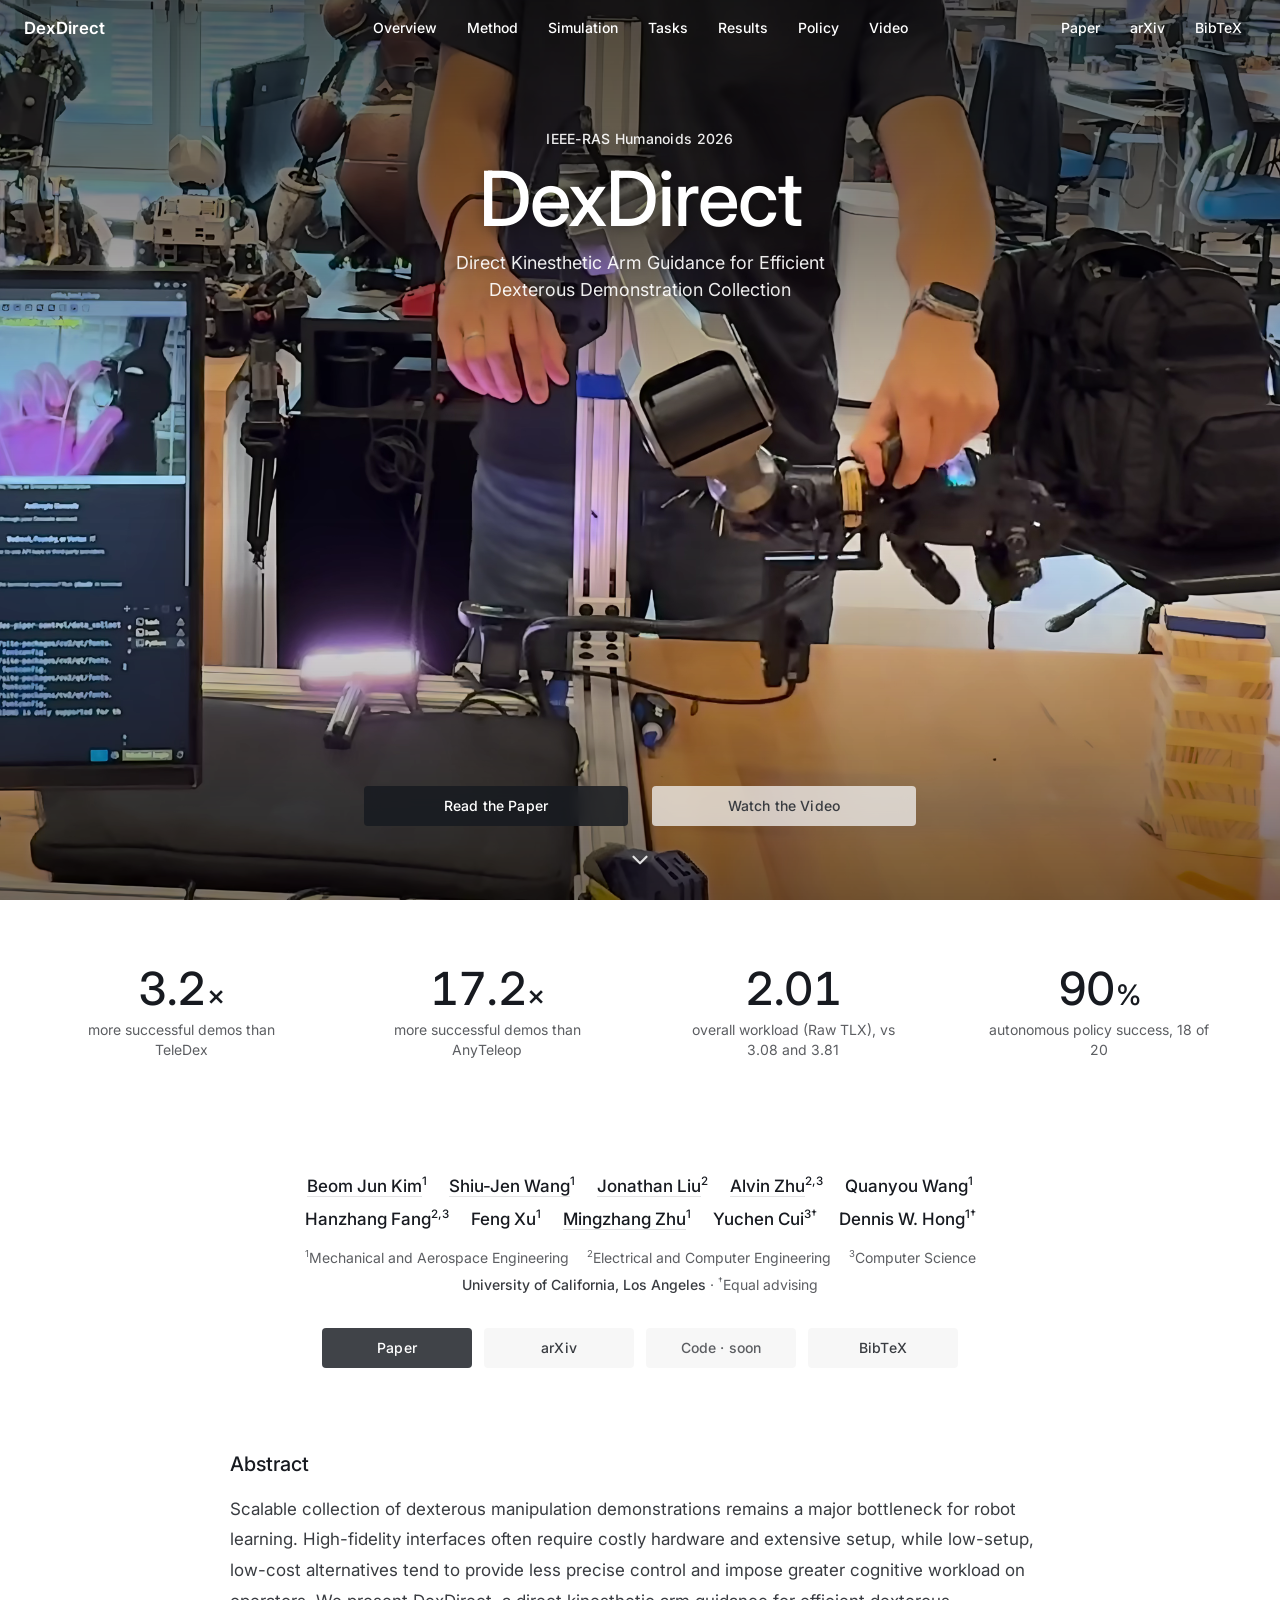
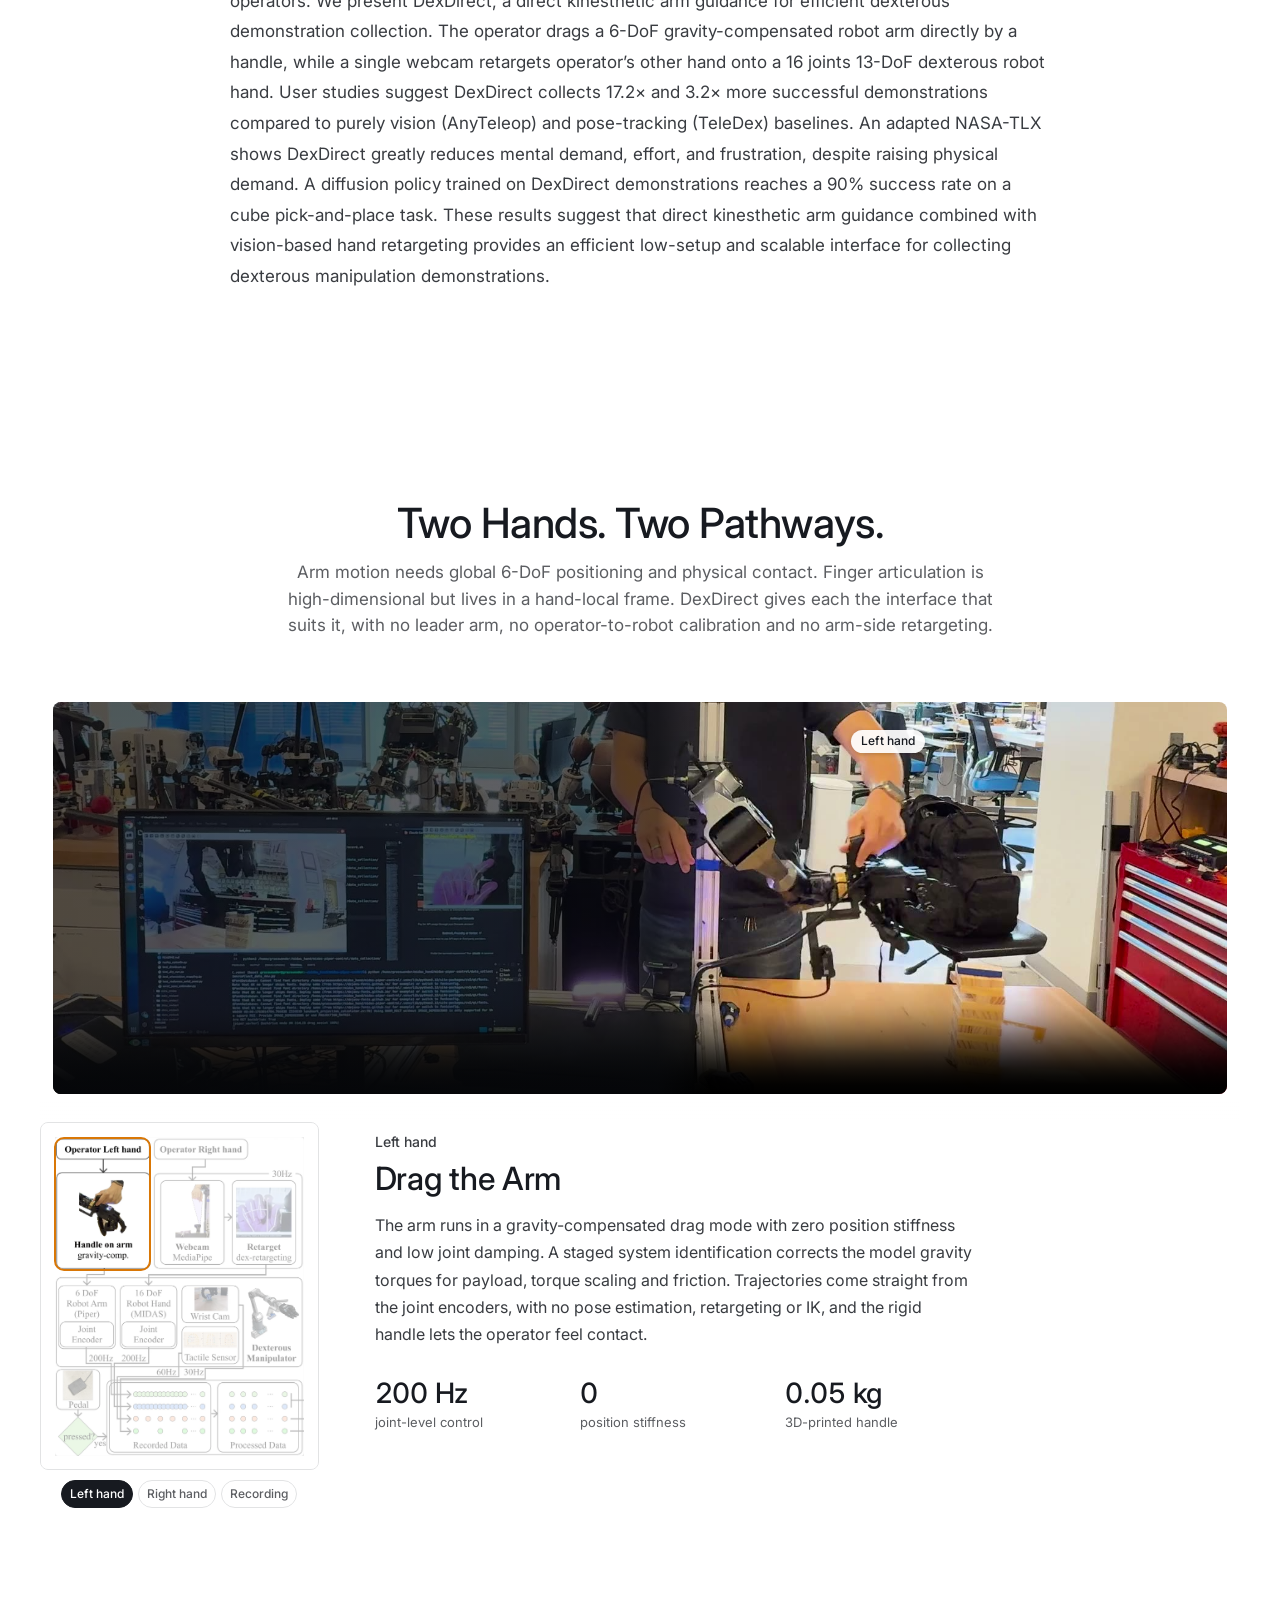
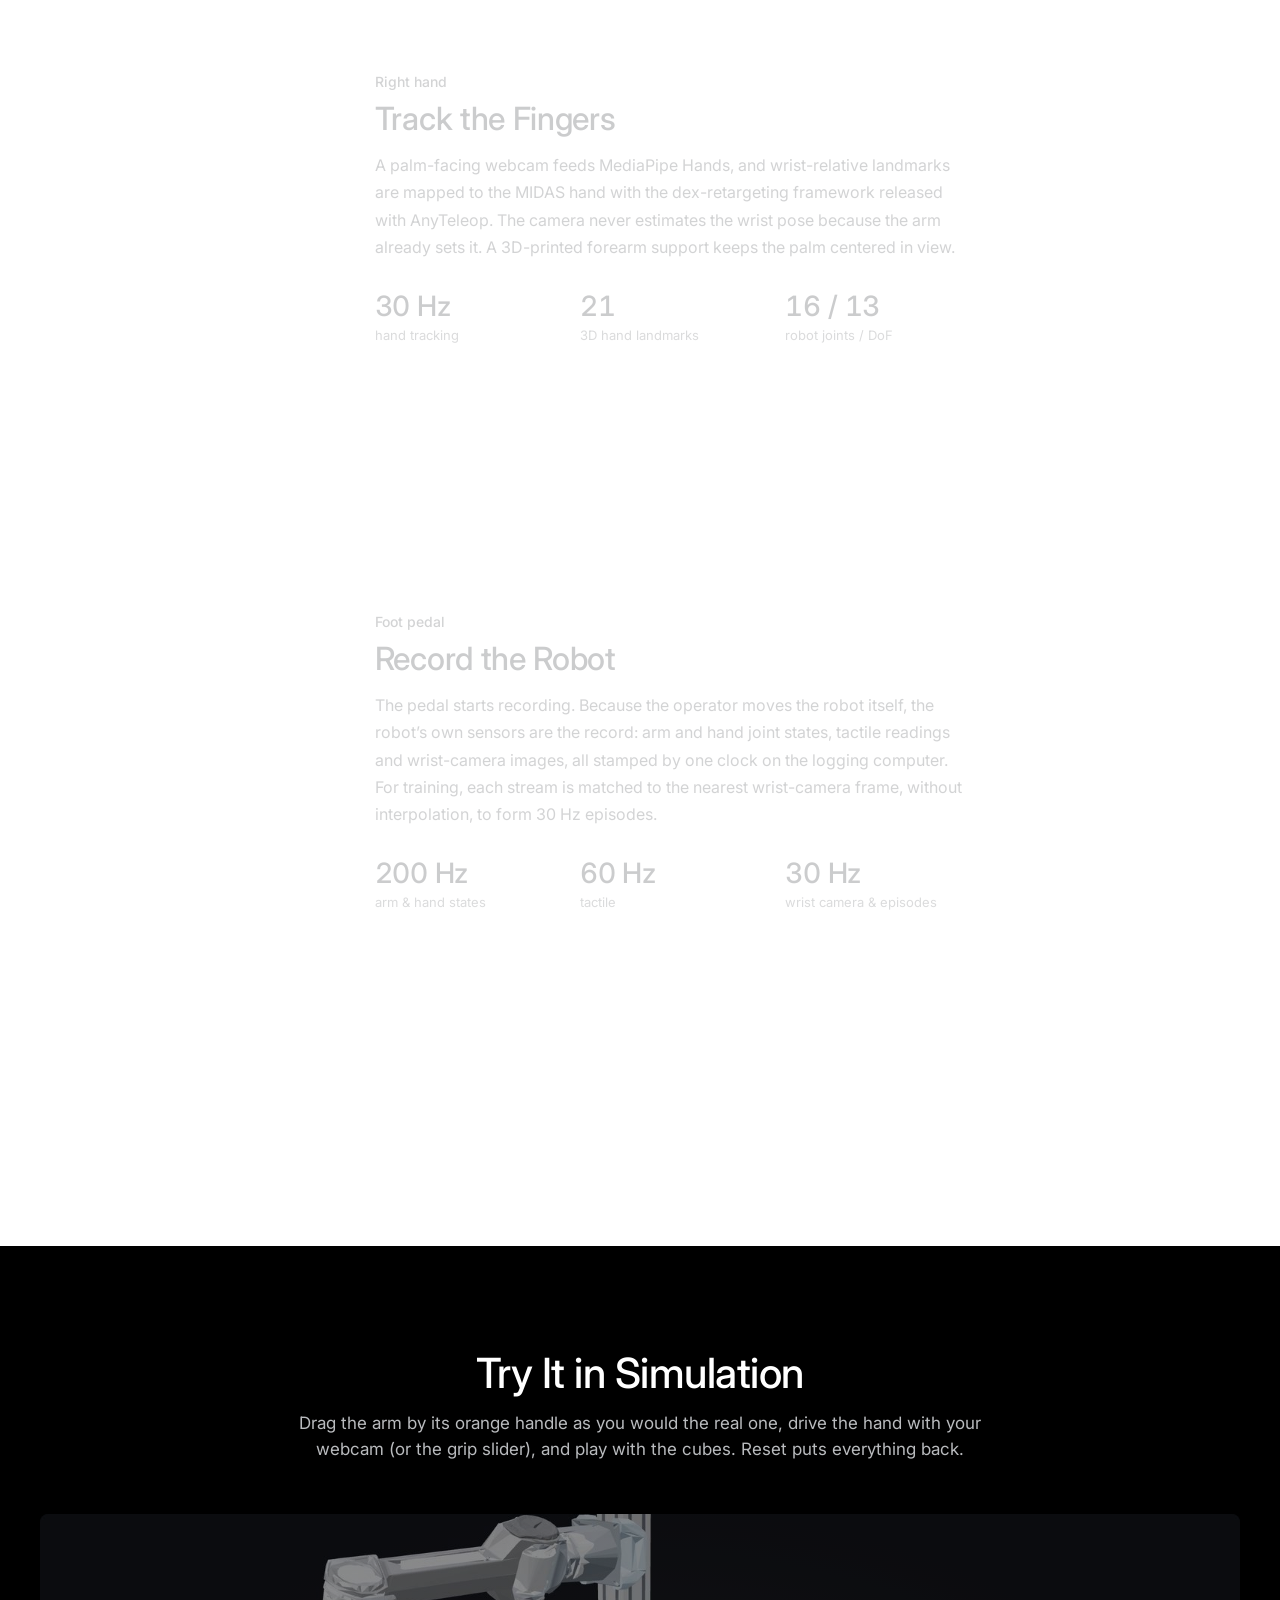
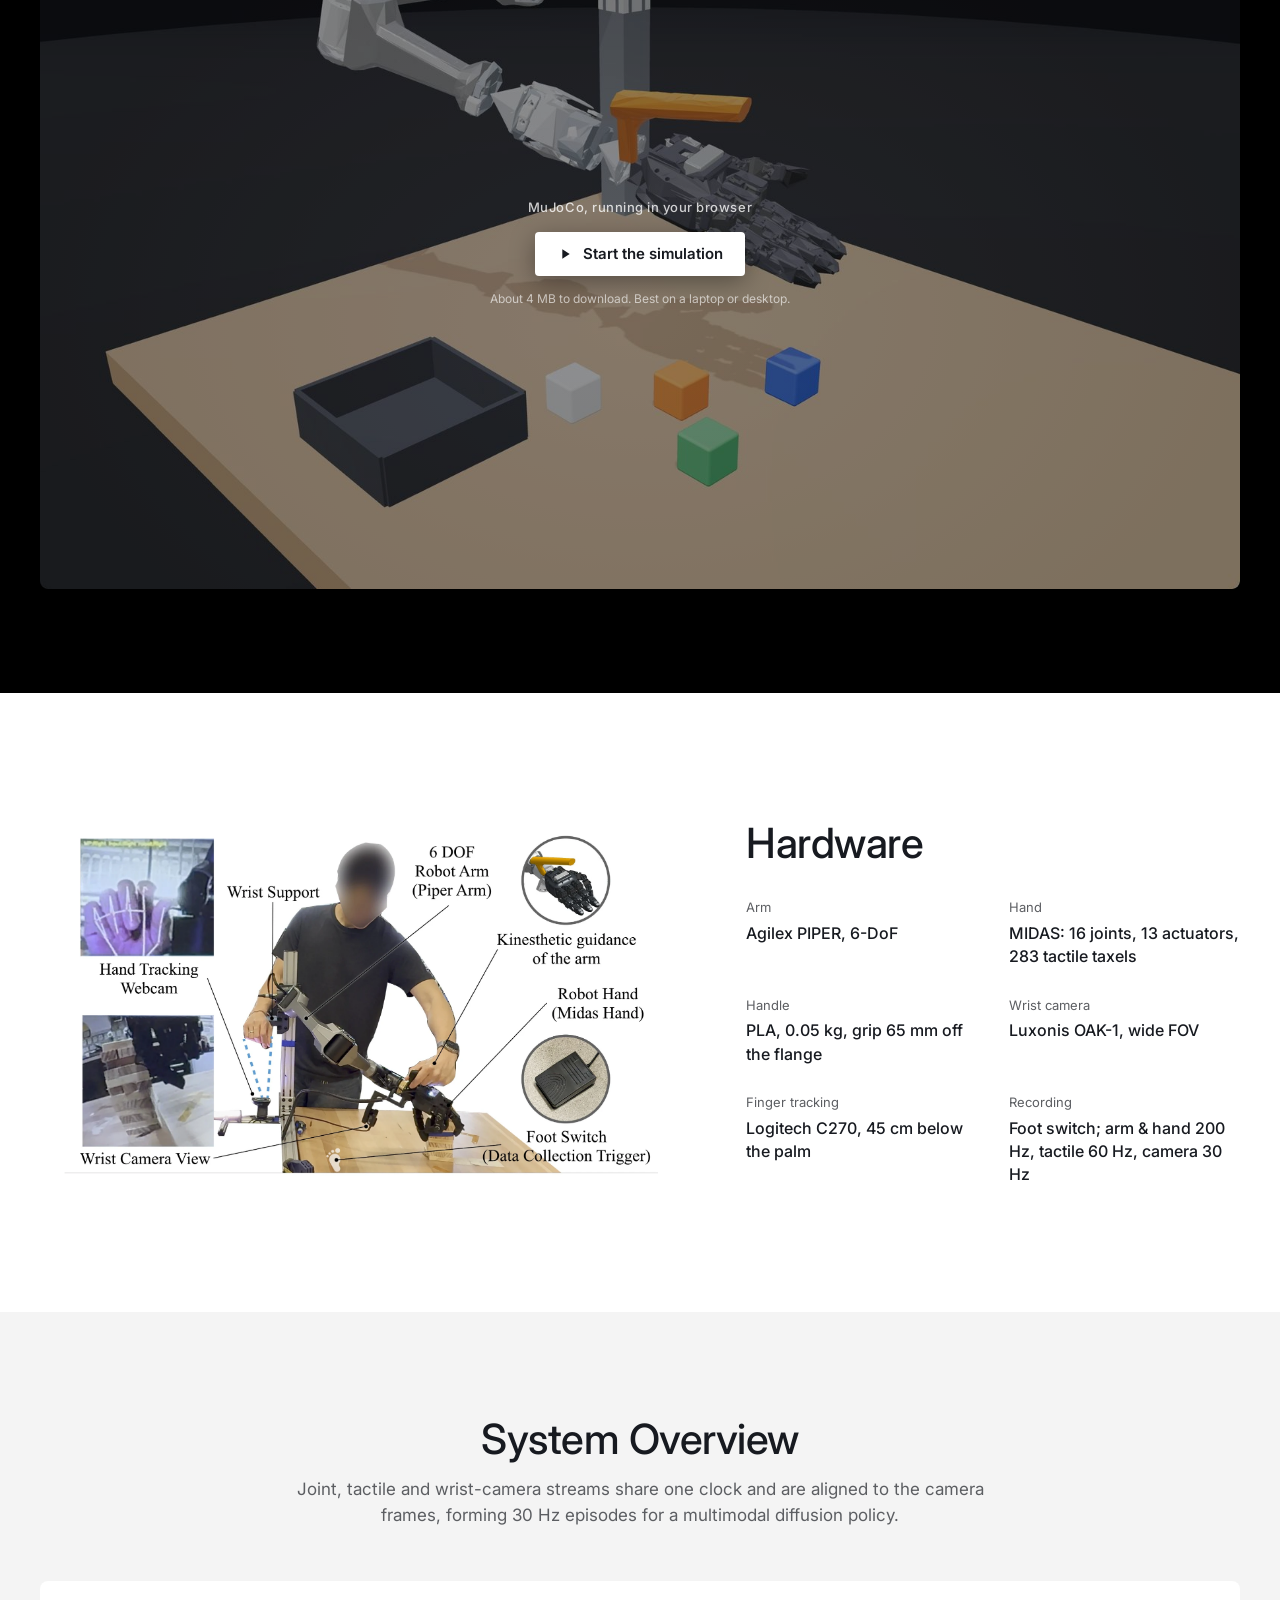
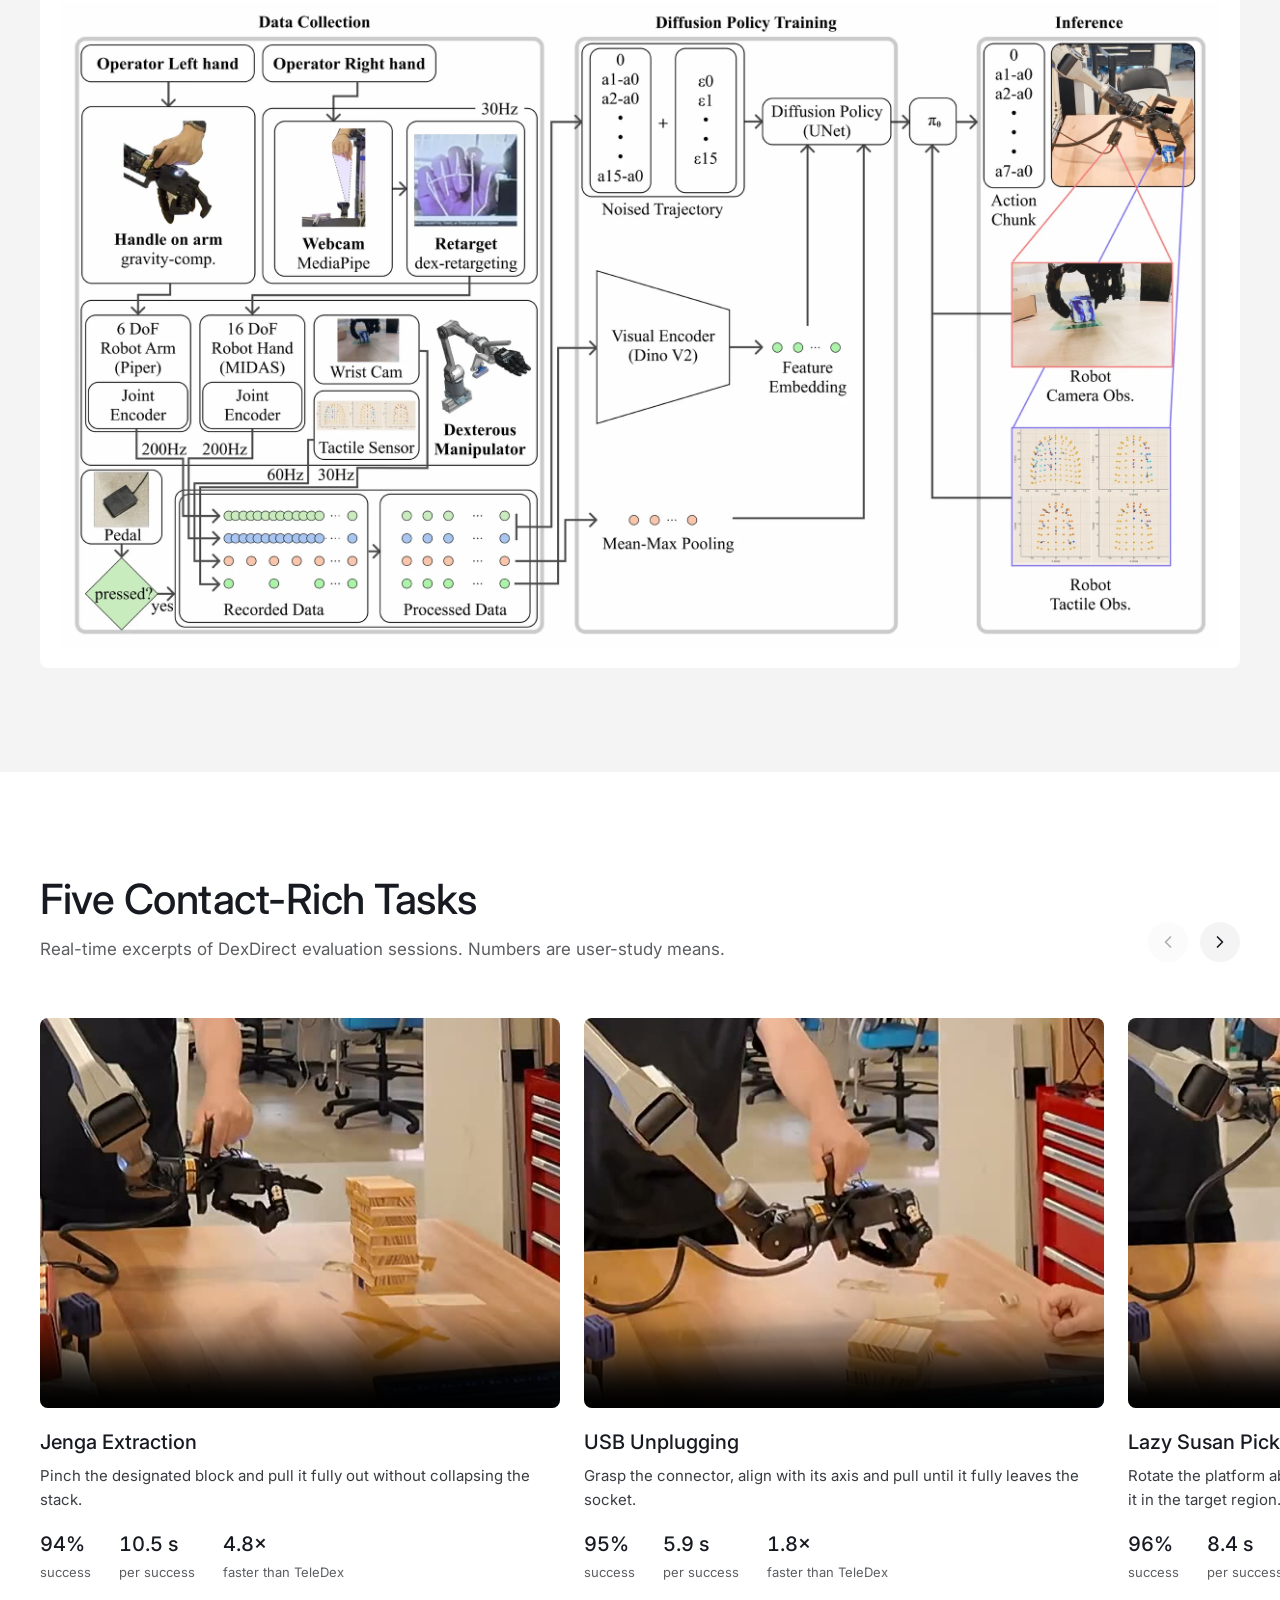
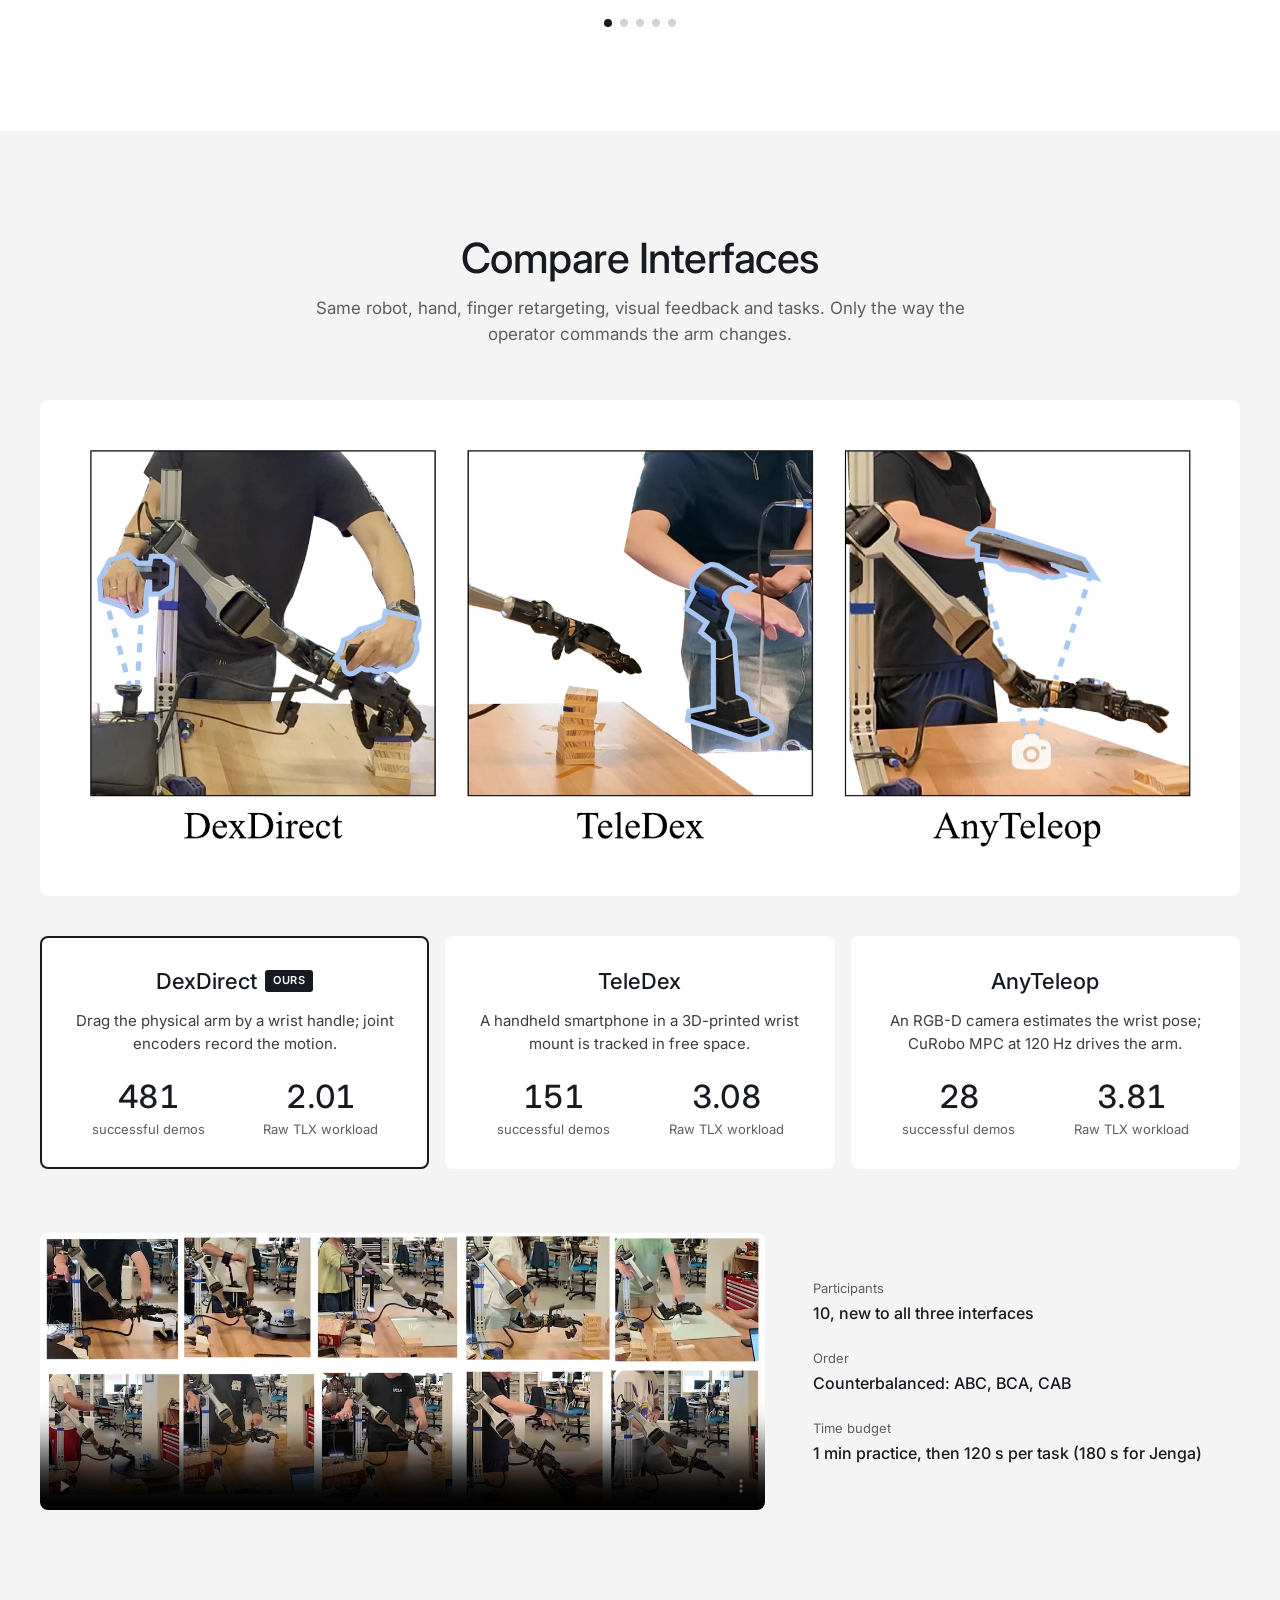
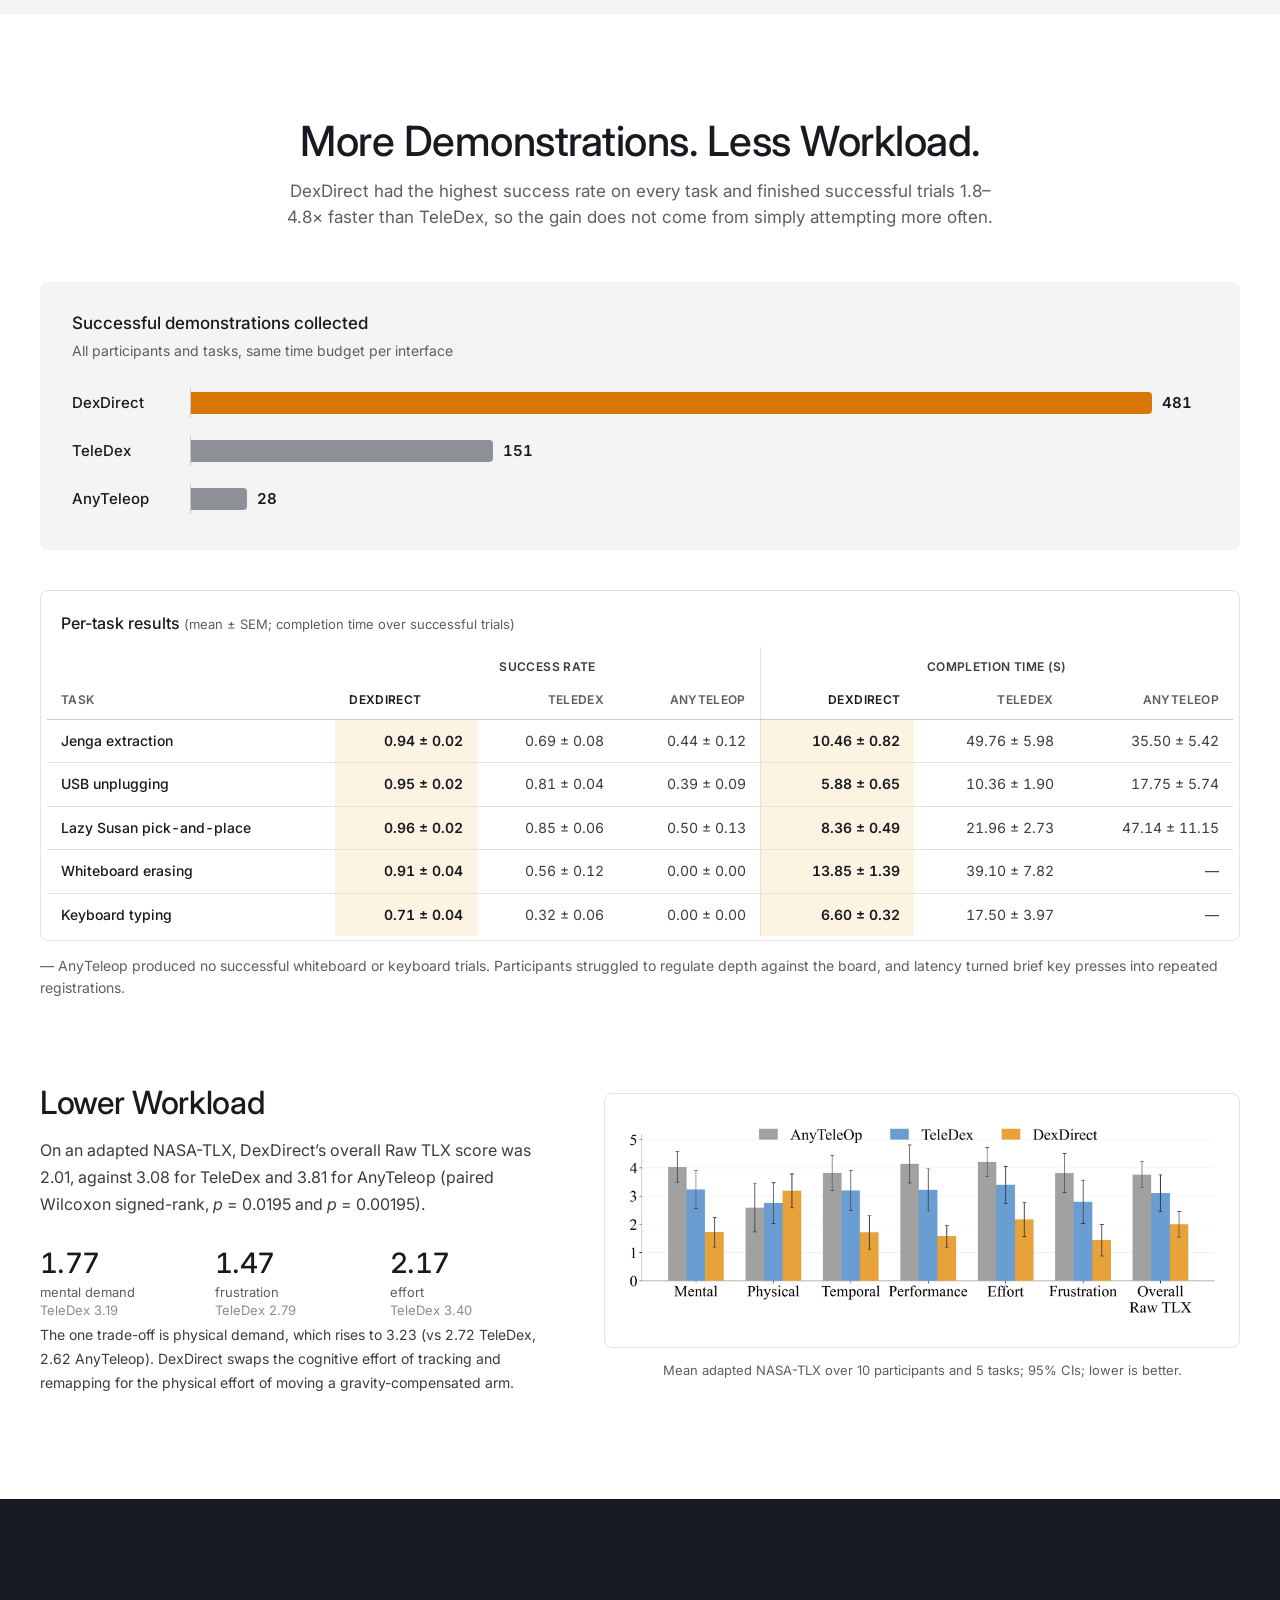
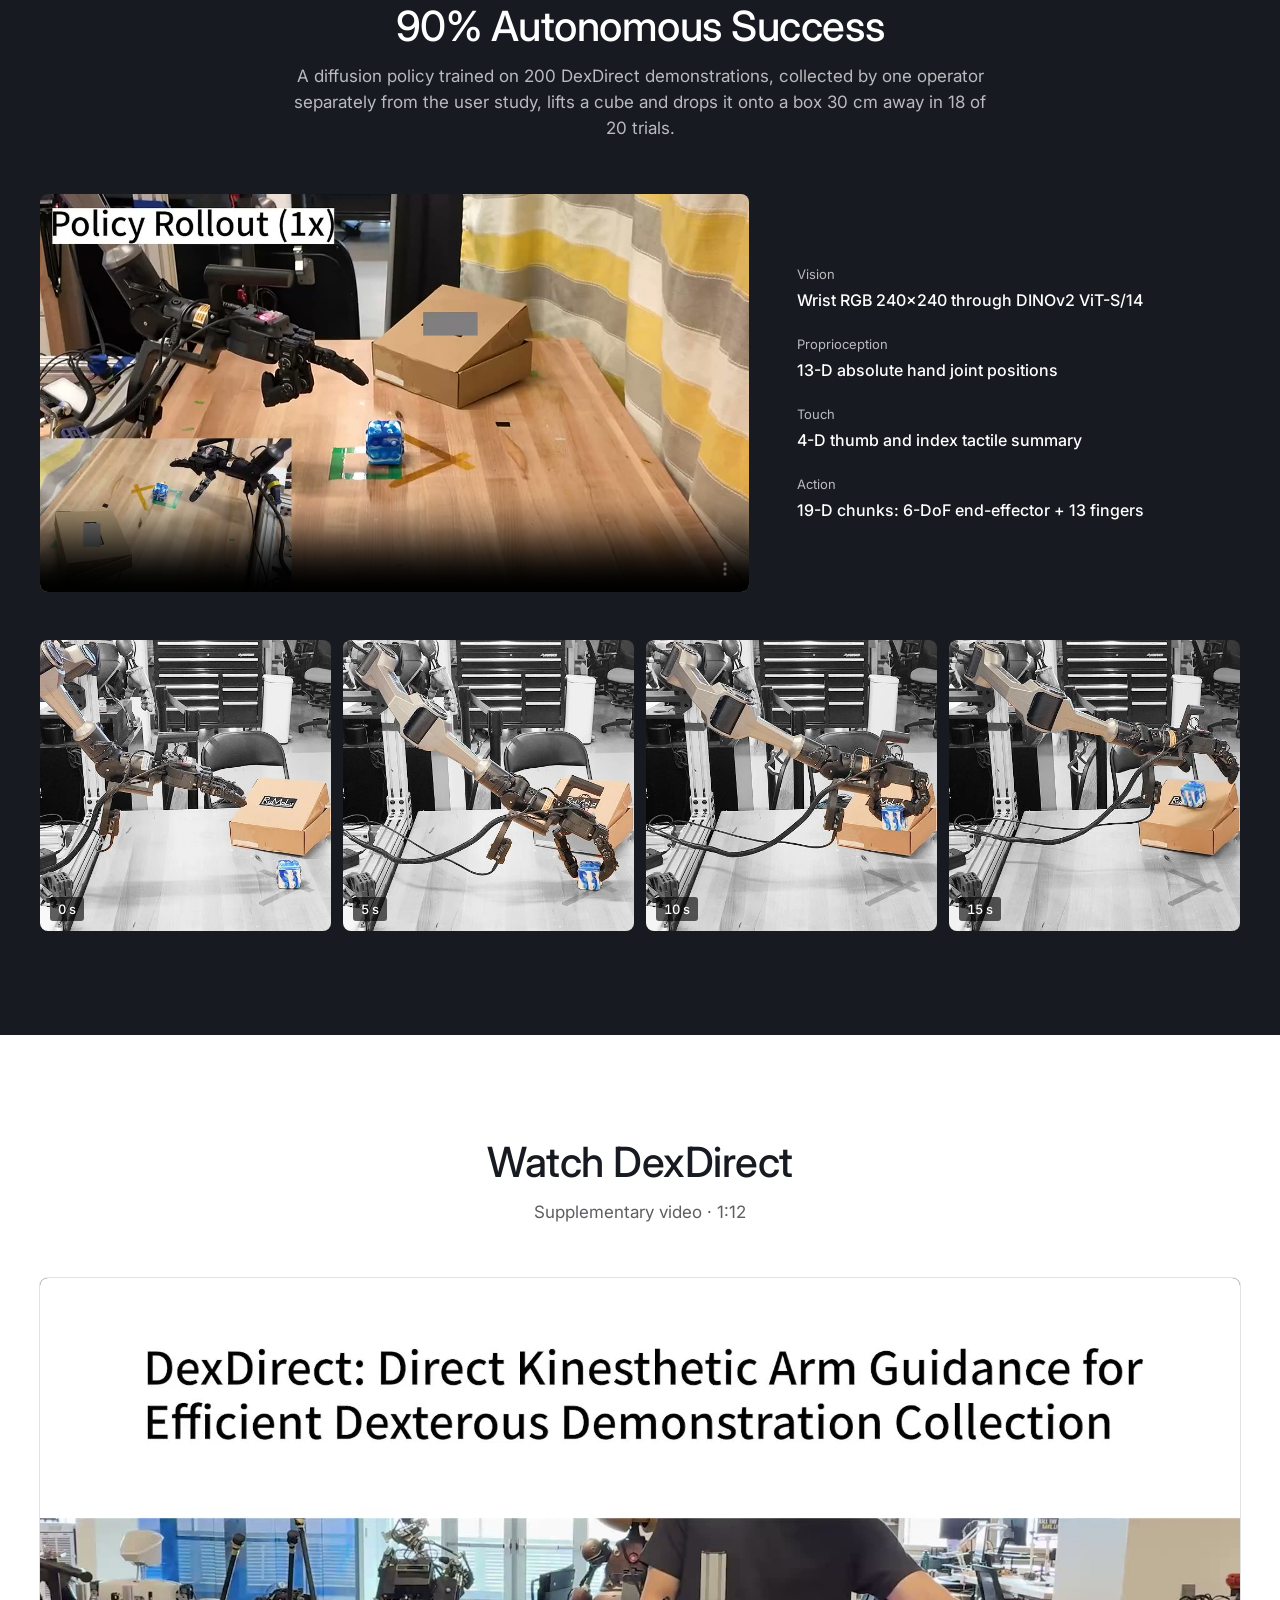
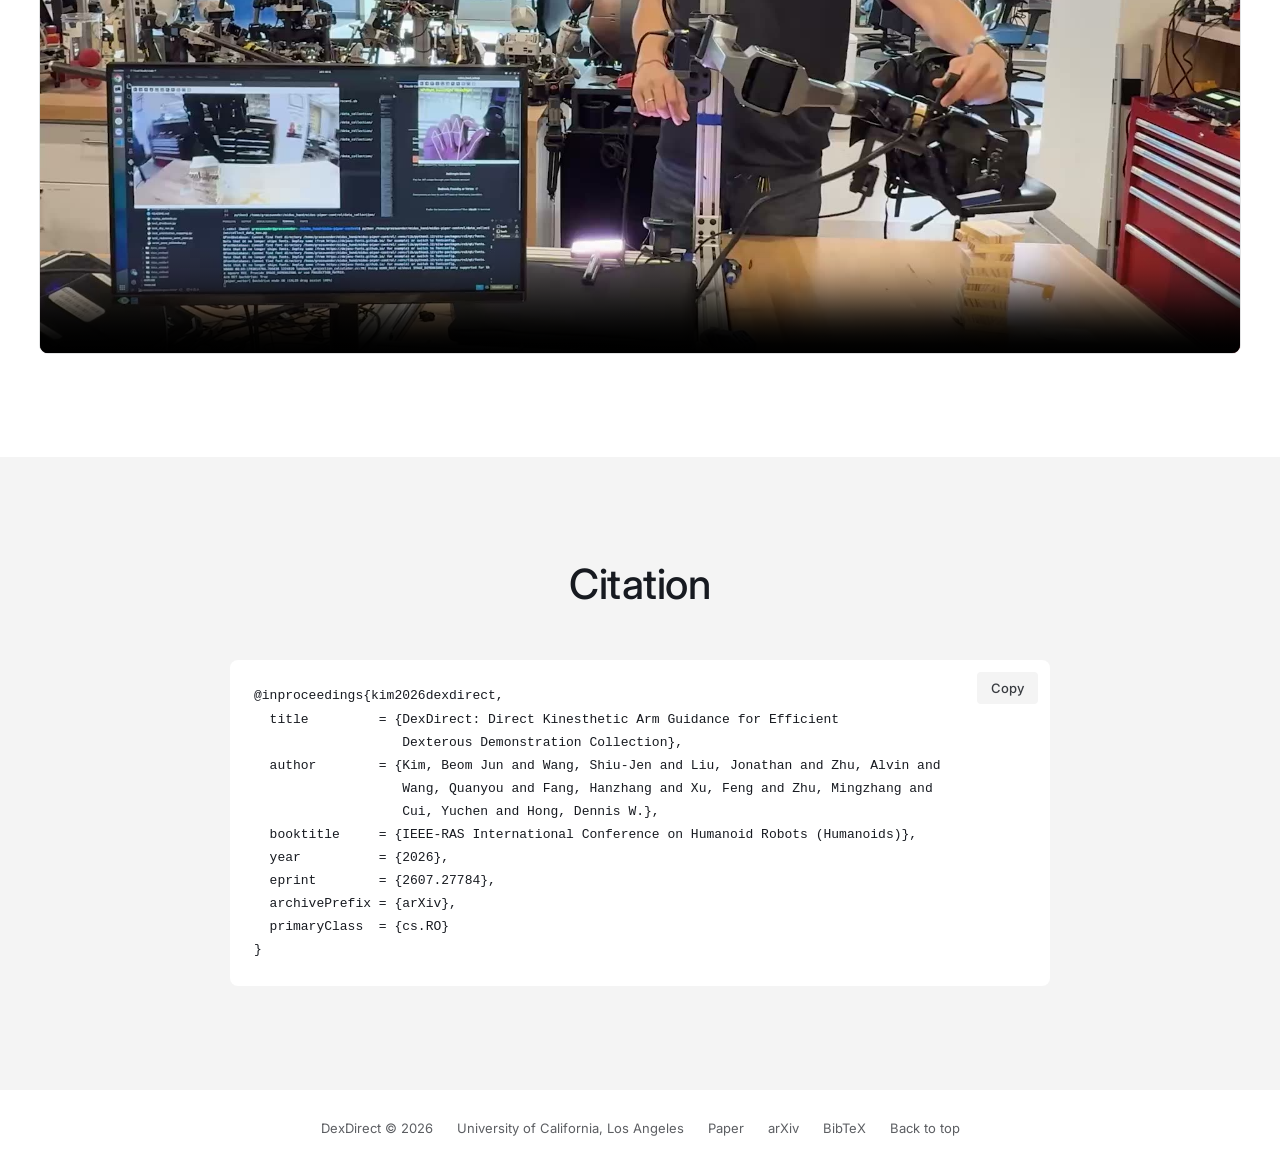
<file: index.html>
<!doctype html>
<html lang="en">
<head>
  <meta charset="utf-8">
  <meta name="viewport" content="width=device-width, initial-scale=1, viewport-fit=cover">
  <title>DexDirect: Direct Kinesthetic Arm Guidance for Efficient Dexterous Demonstration Collection</title>
  <meta name="description" content="DexDirect: the operator drags a gravity-compensated robot arm by a handle while a single webcam retargets the other hand onto a 16-joint dexterous hand. 3.2× more successful demonstrations than TeleDex and 17.2× more than AnyTeleop, with lower workload. IEEE-RAS Humanoids 2026.">

  <!-- Social preview. TODO: replace with absolute URLs once the page is deployed. -->
  <meta property="og:type" content="website">
  <meta property="og:title" content="DexDirect: Direct Kinesthetic Arm Guidance for Efficient Dexterous Demonstration Collection">
  <meta property="og:description" content="Drag the arm, webcam the fingers: a low-setup interface for collecting dexterous manipulation demonstrations. IEEE-RAS Humanoids 2026.">
  <meta property="og:url" content="https://dexdirect.github.io/dexdirect/">
  <meta property="og:image" content="https://dexdirect.github.io/dexdirect/static/images/og.jpg">
  <meta name="twitter:card" content="summary_large_image">

  <link rel="icon" href="static/images/favicon.svg" type="image/svg+xml">
  <link rel="preconnect" href="https://fonts.googleapis.com">
  <link rel="preconnect" href="https://fonts.gstatic.com" crossorigin>
  <link rel="stylesheet" href="https://fonts.googleapis.com/css2?family=Inter:wght@400;500;600&family=JetBrains+Mono:wght@400;500&display=swap">
  <link rel="stylesheet" href="static/css/style.css">
  <script src="static/js/main.js" defer></script>
</head>
<body>

<a class="skip-link" href="#overview">Skip to content</a>

<nav class="nav" id="nav" aria-label="Main">
  <a class="nav-brand" href="#top">DexDirect</a>
  <div class="nav-center">
    <a href="#overview">Overview</a>
    <a href="#method">Method</a>
    <a href="#explore-3d">Simulation</a>
    <a href="#tasks">Tasks</a>
    <a href="#results">Results</a>
    <a href="#policy">Policy</a>
    <a href="#video">Video</a>
  </div>
  <div class="nav-right">
    <a href="static/pdf/DexDirect_Humanoids_2026.pdf" target="_blank" rel="noopener">Paper</a>
    <a href="https://arxiv.org/abs/2607.27784" target="_blank" rel="noopener">arXiv</a>
    <a href="#bibtex">BibTeX</a>
    <button class="nav-menu" type="button" id="menu-open" aria-haspopup="dialog" aria-controls="menu">Menu</button>
  </div>
</nav>

<dialog class="drawer" id="menu" aria-label="Menu">
  <div class="drawer-head">
    <button class="drawer-close" type="button" id="menu-close" aria-label="Close menu">
      <svg viewBox="0 0 24 24" aria-hidden="true"><path d="M6 6l12 12M18 6L6 18"/></svg>
    </button>
  </div>
  <nav class="drawer-links" aria-label="Sections">
    <a href="#overview">Overview</a>
    <a href="#method">Method</a>
    <a href="#explore-3d">Simulation</a>
    <a href="#tasks">Tasks</a>
    <a href="#comparison">Interfaces</a>
    <a href="#results">Results</a>
    <a href="#policy">Policy</a>
    <a href="#video">Video</a>
    <a href="#bibtex">BibTeX</a>
    <a href="static/pdf/DexDirect_Humanoids_2026.pdf" target="_blank" rel="noopener">Paper (PDF)</a>
    <a href="https://arxiv.org/abs/2607.27784" target="_blank" rel="noopener">arXiv</a>
  </nav>
</dialog>

<!-- ========== Hero ========== -->
<header class="hero" id="top">
  <!-- Portrait screens (phones, upright tablets) get a 9:16 cut that follows the robot hand; everything else
       gets the 16:9 cut. Each comes as AV1, HEVC (Safari) and H.264; the browser plays the first it supports.
       The poster is a CSS background on .hero so that it can differ between the two cuts. -->
  <video class="hero-video" data-autoplay autoplay muted loop playsinline preload="auto"
         aria-label="An operator drags the robot arm by a wrist handle with one hand while the other hand, tracked by a webcam, drives the robot fingers to extract a Jenga block.">
    <source src="static/videos/hero_portrait.av1.mp4" type='video/mp4; codecs="av01.0.08M.08"' media="(max-aspect-ratio: 3/4)">
    <source src="static/videos/hero_portrait.hevc.mp4" type='video/mp4; codecs="hvc1.1.6.L120.90"' media="(max-aspect-ratio: 3/4)">
    <source src="static/videos/hero_portrait.mp4" type="video/mp4" media="(max-aspect-ratio: 3/4)">
    <source src="static/videos/hero_wide.av1.mp4" type='video/mp4; codecs="av01.0.12M.08"'>
    <source src="static/videos/hero_wide.hevc.mp4" type='video/mp4; codecs="hvc1.1.6.L150.90"'>
    <source src="static/videos/hero_wide.mp4" type="video/mp4">
  </video>
  <div class="hero-shade" aria-hidden="true"></div>
  <div class="hero-head">
    <p class="hero-venue">IEEE-RAS Humanoids 2026</p>
    <h1 class="hero-title">DexDirect</h1>
    <p class="hero-sub">Direct Kinesthetic Arm Guidance for Efficient Dexterous Demonstration Collection</p>
  </div>
  <div class="hero-foot">
    <div class="actions">
      <a class="btn btn-dark" href="static/pdf/DexDirect_Humanoids_2026.pdf" target="_blank" rel="noopener">Read the Paper</a>
      <a class="btn btn-light" href="#video">Watch the Video</a>
    </div>
    <a class="hero-scroll" href="#overview" aria-label="Scroll to overview">
      <svg viewBox="0 0 24 24" aria-hidden="true"><path d="M6 9l6 6 6-6"/></svg>
    </a>
  </div>
</header>

<main>

  <!-- ========== Key numbers ========== -->
  <section class="specbar" aria-label="Key results">
    <div class="container specbar-grid">
      <div class="spec">
        <p class="spec-num">3.2<span>&times;</span></p>
        <p class="spec-label">more successful demos than TeleDex</p>
      </div>
      <div class="spec">
        <p class="spec-num">17.2<span>&times;</span></p>
        <p class="spec-label">more successful demos than AnyTeleop</p>
      </div>
      <div class="spec">
        <p class="spec-num">2.01</p>
        <p class="spec-label">overall workload (Raw TLX), vs 3.08 and 3.81</p>
      </div>
      <div class="spec">
        <p class="spec-num">90<span>%</span></p>
        <p class="spec-label">autonomous policy success, 18 of 20</p>
      </div>
    </div>
  </section>

  <!-- ========== Overview ========== -->
  <section class="section" id="overview">
    <div class="container narrow center">
      <!-- Names link to personal pages where the author has one; wrap others the same way. -->
      <ul class="authors">
        <li><a href="https://junkeem.com/" target="_blank" rel="noopener">Beom Jun Kim</a><sup>1</sup></li>
        <li><a href="https://chriswang19-debug.github.io/Chris-Studio/" target="_blank" rel="noopener">Shiu-Jen Wang</a><sup>1</sup></li>
        <li><a href="https://jonathanhliu21.github.io/" target="_blank" rel="noopener">Jonathan Liu</a><sup>2</sup></li>
        <li><a href="https://alvinzhu.org/" target="_blank" rel="noopener">Alvin Zhu</a><sup>2,3</sup></li>
        <li>Quanyou Wang<sup>1</sup></li>
        <li>Hanzhang Fang<sup>2,3</sup></li>
        <li>Feng Xu<sup>1</sup></li>
        <li><a href="https://mingzhangzhu.org/" target="_blank" rel="noopener">Mingzhang Zhu</a><sup>1</sup></li>
        <li>Yuchen Cui<sup>3&dagger;</sup></li>
        <li>Dennis W. Hong<sup>1&dagger;</sup></li>
      </ul>
      <p class="affils">
        <span><sup>1</sup>Mechanical and Aerospace Engineering</span>
        <span><sup>2</sup>Electrical and Computer Engineering</span>
        <span><sup>3</sup>Computer Science</span>
      </p>
      <p class="affils-uni">University of California, Los Angeles <span>&middot; <sup>&dagger;</sup>Equal advising</span></p>

      <div class="actions actions-tight">
        <a class="btn btn-dark" href="static/pdf/DexDirect_Humanoids_2026.pdf" target="_blank" rel="noopener">Paper</a>
        <a class="btn btn-light" href="https://arxiv.org/abs/2607.27784" target="_blank" rel="noopener">arXiv</a>
        <!-- TODO: set href to the code repository and drop .is-soon / aria-disabled -->
        <a class="btn btn-light is-soon" href="#" aria-disabled="true">Code &middot; soon</a>
        <a class="btn btn-light" href="#bibtex">BibTeX</a>
      </div>
    </div>

    <div class="container narrow">
      <h2 class="eyebrow-title">Abstract</h2>
      <p class="abstract">
        Scalable collection of dexterous manipulation demonstrations remains a major bottleneck for robot learning. High-fidelity interfaces often require costly hardware and extensive setup, while low-setup, low-cost alternatives tend to provide less precise control and impose greater cognitive workload on operators. We present DexDirect, a direct kinesthetic arm guidance for efficient dexterous demonstration collection. The operator drags a 6-DoF gravity-compensated robot arm directly by a handle, while a single webcam retargets operator&rsquo;s other hand onto a 16 joints 13-DoF dexterous robot hand. User studies suggest DexDirect collects 17.2&times; and 3.2&times; more successful demonstrations compared to purely vision (AnyTeleop) and pose-tracking (TeleDex) baselines. An adapted NASA-TLX shows DexDirect greatly reduces mental demand, effort, and frustration, despite raising physical demand. A diffusion policy trained on DexDirect demonstrations reaches a 90% success rate on a cube pick-and-place task. These results suggest that direct kinesthetic arm guidance combined with vision-based hand retargeting provides an efficient low-setup and scalable interface for collecting dexterous manipulation demonstrations.
      </p>
    </div>
  </section>

  <!-- ========== Method ========== -->
  <section class="section" id="method">
    <div class="container">
      <div class="head center">
        <h2 class="title">Two Hands. Two Pathways.</h2>
        <p class="subtitle">
          Arm motion needs global 6-DoF positioning and physical contact. Finger articulation is high-dimensional but lives in a hand-local frame. DexDirect gives each the interface that suits it, with no leader arm, no operator-to-robot calibration and no arm-side retargeting.
        </p>
      </div>

      <!-- Scroll-driven walk-through. The wide clip pins under the nav, the diagram pins below it, and the steps
           scroll past beside the diagram. static/js/main.js sets data-active on .scrolly for the step at the
           reading line: that dims the other side of the clip (.video-dim-*), shows its hand label and moves the
           diagram highlight (.scrolly[data-active] rules in style.css). Without JS everything reads in order. -->
      <div class="scrolly" id="method-scrolly" data-active="left">
        <div class="scrolly-video">
          <div class="stage-video">
            <video data-autoplay muted loop playsinline controls preload="none"
                   poster="static/images/posters/method.jpg" width="1920" height="640"
                   aria-label="Front view of the station. The operator's left hand drags the robot arm by its handle while the robot hand pulls a Jenga block; the right hand rests above a palm-facing webcam, and the monitor shows the wrist-camera and hand-tracking views.">
              <source src="static/videos/method.mp4" type="video/mp4">
            </video>
            <span class="video-dim video-dim-l" aria-hidden="true"></span>
            <span class="video-dim video-dim-r" aria-hidden="true"></span>
            <!-- The camera faces the operator, so the left hand is on the right of the frame. -->
            <span class="video-tag video-tag-l" aria-hidden="true">Left hand</span>
            <span class="video-tag video-tag-r" aria-hidden="true">Right hand</span>
          </div>
        </div>

        <div class="scrolly-diagram">
          <div class="stage-diagram">
            <div class="stage-diagram-inner">
              <img src="static/images/method_diagram.webp" width="1200" height="1535" loading="lazy" decoding="async"
                   alt="Data-collection diagram. The operator's left hand moves the arm through a handle in gravity-compensation mode. The right hand is filmed by a webcam, tracked with MediaPipe and retargeted with dex-retargeting at 30 Hz. The arm and hand joint encoders (200 Hz), tactile sensors (60 Hz) and wrist camera (30 Hz) are recorded while the pedal is pressed, then processed into aligned data.">
              <span class="stage-hl" aria-hidden="true"></span>
            </div>
          </div>
          <div class="stage-tabs" role="group" aria-label="Pathway" hidden>
            <button type="button" data-goto="left">Left hand</button>
            <button type="button" data-goto="right">Right hand</button>
            <button type="button" data-goto="record">Recording</button>
          </div>
        </div>

        <div class="scrolly-steps">
          <article class="step" data-step="left">
            <div class="feature-text">
              <p class="kicker">Left hand</p>
              <h3 class="feature-title">Drag the Arm</h3>
              <p>The arm runs in a gravity-compensated drag mode with zero position stiffness and low joint damping. A staged system identification corrects the model gravity torques for payload, torque scaling and friction. Trajectories come straight from the joint encoders, with no pose estimation, retargeting or IK, and the rigid handle lets the operator feel contact.</p>
              <dl class="feature-specs">
                <div><dt>200 Hz</dt><dd>joint-level control</dd></div>
                <div><dt>0</dt><dd>position stiffness</dd></div>
                <div><dt>0.05 kg</dt><dd>3D-printed handle</dd></div>
              </dl>
            </div>
          </article>

          <article class="step" data-step="right">
            <div class="feature-text">
              <p class="kicker">Right hand</p>
              <h3 class="feature-title">Track the Fingers</h3>
              <p>A palm-facing webcam feeds MediaPipe Hands, and wrist-relative landmarks are mapped to the MIDAS hand with the dex-retargeting framework released with AnyTeleop. The camera never estimates the wrist pose because the arm already sets it. A 3D-printed forearm support keeps the palm centered in view.</p>
              <dl class="feature-specs">
                <div><dt>30 Hz</dt><dd>hand tracking</dd></div>
                <div><dt>21</dt><dd>3D hand landmarks</dd></div>
                <div><dt>16 / 13</dt><dd>robot joints / DoF</dd></div>
              </dl>
            </div>
          </article>

          <article class="step" data-step="record">
            <div class="feature-text">
              <p class="kicker">Foot pedal</p>
              <h3 class="feature-title">Record the Robot</h3>
              <p>The pedal starts recording. Because the operator moves the robot itself, the robot&rsquo;s own sensors are the record: arm and hand joint states, tactile readings and wrist-camera images, all stamped by one clock on the logging computer. For training, each stream is matched to the nearest wrist-camera frame, without interpolation, to form 30 Hz episodes.</p>
              <dl class="feature-specs">
                <div><dt>200 Hz</dt><dd>arm &amp; hand states</dd></div>
                <div><dt>60 Hz</dt><dd>tactile</dd></div>
                <div><dt>30 Hz</dt><dd>wrist camera &amp; episodes</dd></div>
              </dl>
            </div>
          </article>
        </div>
      </div>
    </div>
  </section>

  <!-- ================================================================
       PLAYGROUND: MuJoCo (WebAssembly) simulation of the station. Drag the handle, drive the hand from a webcam.
       static/js/main.js lazy-imports static/js/playground.js when the box nears the viewport; the module shows a
       start button and loads the engine only on click. Model: static/sim/ (tools/sim/build_sim.py);
       visuals: static/3d/robot.glb (tools/build_3d.sh).
       ================================================================ -->
  <section class="section section-black" id="explore-3d">
    <div class="container">
      <div class="head center">
        <h2 class="title">Try It in Simulation</h2>
        <p class="subtitle">Drag the arm by its orange handle as you would the real one, drive the hand with your webcam (or the grip slider), and play with the cubes. Reset puts everything back.</p>
      </div>
      <div id="viewer-3d" class="viewer-3d is-empty" data-module="static/js/playground.js"
           role="region" aria-label="Interactive simulation">
        <div class="viewer-3d-placeholder">
          <svg viewBox="0 0 48 48" aria-hidden="true"><path d="M24 5l16 9v20l-16 9-16-9V14z"/><path d="M8 14l16 9 16-9M24 23v20"/></svg>
          <p>The simulation needs JavaScript, WebGL and WebAssembly.</p>
        </div>
      </div>
    </div>
  </section>

  <!-- ========== Hardware ========== -->
  <section class="section" id="hardware">
    <div class="container hardware">
      <figure class="hardware-figure">
        <img src="static/images/teaser_setup.webp" width="1800" height="1099" loading="lazy" decoding="async"
             alt="Annotated DexDirect setup: a 6-DoF PIPER arm with the MIDAS robot hand, a wrist handle for kinesthetic guidance, a wrist support with a hand-tracking webcam, a wrist camera, and a foot switch that triggers data collection.">
      </figure>
      <div class="hardware-text">
        <h2 class="title">Hardware</h2>
        <dl class="spec-list">
          <div><dt>Arm</dt><dd>Agilex PIPER, 6-DoF</dd></div>
          <div><dt>Hand</dt><dd>MIDAS: 16 joints, 13 actuators, 283 tactile taxels</dd></div>
          <div><dt>Handle</dt><dd>PLA, 0.05 kg, grip 65 mm off the flange</dd></div>
          <div><dt>Wrist camera</dt><dd>Luxonis OAK-1, wide FOV</dd></div>
          <div><dt>Finger tracking</dt><dd>Logitech C270, 45 cm below the palm</dd></div>
          <div><dt>Recording</dt><dd>Foot switch; arm &amp; hand 200 Hz, tactile 60 Hz, camera 30 Hz</dd></div>
        </dl>
      </div>
    </div>
  </section>

  <!-- ========== System overview ========== -->
  <section class="section section-alt" id="system">
    <div class="container">
      <div class="head center">
        <h2 class="title">System Overview</h2>
        <p class="subtitle">Joint, tactile and wrist-camera streams share one clock and are aligned to the camera frames, forming 30 Hz episodes for a multimodal diffusion policy.</p>
      </div>
      <figure class="figure figure-panel">
        <img src="static/images/system_overview.webp" width="2400" height="1338" loading="lazy" decoding="async"
             alt="System overview diagram: the left hand guides the arm, the right hand is tracked by a webcam and retargeted, joint, tactile and wrist-camera streams are recorded and synchronized, and a multimodal diffusion policy is trained and deployed.">
      </figure>
    </div>
  </section>

  <!-- ========== Tasks (carousel) ========== -->
  <section class="section" id="tasks">
    <div class="container">
      <div class="head head-row">
        <div>
          <h2 class="title">Five Contact-Rich Tasks</h2>
          <p class="subtitle">Real-time excerpts of DexDirect evaluation sessions. Numbers are user-study means.</p>
        </div>
        <div class="carousel-arrows">
          <button class="arrow" type="button" data-carousel-prev="task-track" aria-label="Previous task">
            <svg viewBox="0 0 24 24" aria-hidden="true"><path d="M15 6l-6 6 6 6"/></svg>
          </button>
          <button class="arrow" type="button" data-carousel-next="task-track" aria-label="Next task">
            <svg viewBox="0 0 24 24" aria-hidden="true"><path d="M9 6l6 6-6 6"/></svg>
          </button>
        </div>
      </div>
    </div>

    <div class="carousel" id="task-track" tabindex="0" aria-label="Evaluation tasks">
      <article class="slide">
        <video class="media" data-autoplay muted loop playsinline controls preload="none"
               poster="static/images/posters/task_jenga.jpg" width="640" height="480"
               aria-label="DexDirect pinching and extracting a Jenga block.">
          <source src="static/videos/tasks/jenga.mp4" type="video/mp4">
        </video>
        <h3>Jenga Extraction</h3>
        <p>Pinch the designated block and pull it fully out without collapsing the stack.</p>
        <dl class="slide-stats"><div><dt>94%</dt><dd>success</dd></div><div><dt>10.5 s</dt><dd>per success</dd></div><div><dt>4.8&times;</dt><dd>faster than TeleDex</dd></div></dl>
      </article>
      <article class="slide">
        <video class="media" data-autoplay muted loop playsinline controls preload="none"
               poster="static/images/posters/task_usb.jpg" width="640" height="480"
               aria-label="DexDirect grasping a USB connector and unplugging it from a socket.">
          <source src="static/videos/tasks/usb.mp4" type="video/mp4">
        </video>
        <h3>USB Unplugging</h3>
        <p>Grasp the connector, align with its axis and pull until it fully leaves the socket.</p>
        <dl class="slide-stats"><div><dt>95%</dt><dd>success</dd></div><div><dt>5.9 s</dt><dd>per success</dd></div><div><dt>1.8&times;</dt><dd>faster than TeleDex</dd></div></dl>
      </article>
      <article class="slide">
        <video class="media" data-autoplay muted loop playsinline controls preload="none"
               poster="static/images/posters/task_lazy_susan.jpg" width="640" height="480"
               aria-label="DexDirect rotating a Lazy Susan by hand contact, then grasping a cube and placing it in the target region.">
          <source src="static/videos/tasks/lazy_susan.mp4" type="video/mp4">
        </video>
        <h3>Lazy Susan Pick-and-Place</h3>
        <p>Rotate the platform about 180&deg; by contact, then grasp the cube and place it in the target region.</p>
        <dl class="slide-stats"><div><dt>96%</dt><dd>success</dd></div><div><dt>8.4 s</dt><dd>per success</dd></div><div><dt>2.6&times;</dt><dd>faster than TeleDex</dd></div></dl>
      </article>
      <article class="slide">
        <video class="media" data-autoplay muted loop playsinline controls preload="none"
               poster="static/images/posters/task_whiteboard.jpg" width="640" height="480"
               aria-label="DexDirect holding an eraser and wiping a written word off a whiteboard.">
          <source src="static/videos/tasks/whiteboard.mp4" type="video/mp4">
        </video>
        <h3>Whiteboard Erasing</h3>
        <p>Keep the eraser on the board while sweeping until the word &ldquo;robot&rdquo; is gone.</p>
        <dl class="slide-stats"><div><dt>91%</dt><dd>success</dd></div><div><dt>13.9 s</dt><dd>per success</dd></div><div><dt>2.8&times;</dt><dd>faster than TeleDex</dd></div></dl>
      </article>
      <article class="slide">
        <video class="media" data-autoplay muted loop playsinline controls preload="none"
               poster="static/images/posters/task_keyboard.jpg" width="640" height="480"
               aria-label="DexDirect pressing keys on a keyboard with a robot finger.">
          <source src="static/videos/tasks/keyboard.mp4" type="video/mp4">
        </video>
        <h3>Keyboard Typing</h3>
        <p>Type &ldquo;bot&rdquo; with every key registered in order and no wrong press.</p>
        <dl class="slide-stats"><div><dt>71%</dt><dd>success</dd></div><div><dt>6.6 s</dt><dd>per success</dd></div><div><dt>2.7&times;</dt><dd>faster than TeleDex</dd></div></dl>
      </article>
    </div>
    <div class="carousel-dots" data-carousel-dots="task-track" aria-hidden="true"></div>
  </section>

  <!-- ========== Interfaces ========== -->
  <section class="section section-alt" id="comparison">
    <div class="container">
      <div class="head center">
        <h2 class="title">Compare Interfaces</h2>
        <p class="subtitle">Same robot, hand, finger retargeting, visual feedback and tasks. Only the way the operator commands the arm changes.</p>
      </div>
      <figure class="figure figure-panel">
        <img src="static/images/interfaces.webp" width="2000" height="784" loading="lazy" decoding="async"
             alt="Side-by-side photos of the three operator interfaces: DexDirect, TeleDex and AnyTeleop.">
      </figure>

      <div class="compare">
        <div class="compare-col is-ours">
          <h3>DexDirect <span class="tag">Ours</span></h3>
          <p class="compare-how">Drag the physical arm by a wrist handle; joint encoders record the motion.</p>
          <dl>
            <div><dt>481</dt><dd>successful demos</dd></div>
            <div><dt>2.01</dt><dd>Raw TLX workload</dd></div>
          </dl>
        </div>
        <div class="compare-col">
          <h3>TeleDex</h3>
          <p class="compare-how">A handheld smartphone in a 3D-printed wrist mount is tracked in free space.</p>
          <dl>
            <div><dt>151</dt><dd>successful demos</dd></div>
            <div><dt>3.08</dt><dd>Raw TLX workload</dd></div>
          </dl>
        </div>
        <div class="compare-col">
          <h3>AnyTeleop</h3>
          <p class="compare-how">An RGB-D camera estimates the wrist pose; CuRobo MPC at 120 Hz drives the arm.</p>
          <dl>
            <div><dt>28</dt><dd>successful demos</dd></div>
            <div><dt>3.81</dt><dd>Raw TLX workload</dd></div>
          </dl>
        </div>
      </div>

      <div class="study">
        <video class="media" data-autoplay muted loop playsinline controls preload="none"
               poster="static/images/posters/user_study.jpg" width="1280" height="488"
               aria-label="Montage of the ten user-study participants operating the robot across the five tasks.">
          <source src="static/videos/user_study.mp4" type="video/mp4">
        </video>
        <dl class="spec-list spec-list-3">
          <div><dt>Participants</dt><dd>10, new to all three interfaces</dd></div>
          <div><dt>Order</dt><dd>Counterbalanced: ABC, BCA, CAB</dd></div>
          <div><dt>Time budget</dt><dd>1 min practice, then 120 s per task (180 s for Jenga)</dd></div>
        </dl>
      </div>
    </div>
  </section>

  <!-- ========== Results ========== -->
  <section class="section" id="results">
    <div class="container">
      <div class="head center">
        <h2 class="title">More Demonstrations. Less Workload.</h2>
        <p class="subtitle">DexDirect had the highest success rate on every task and finished successful trials 1.8&ndash;4.8&times; faster than TeleDex, so the gain does not come from simply attempting more often.</p>
      </div>

      <figure class="chart" aria-labelledby="throughput-title">
        <figcaption class="chart-head">
          <span class="chart-title" id="throughput-title">Successful demonstrations collected</span>
          <span class="chart-sub">All participants and tasks, same time budget per interface</span>
        </figcaption>
        <div class="hbar" role="list" style="--max: 481">
          <div class="hbar-row is-ours" role="listitem" tabindex="0"
               data-tip-value="481 demonstrations" data-tip-label="DexDirect · 3.2× TeleDex · 17.2× AnyTeleop">
            <span class="hbar-label">DexDirect</span>
            <span class="hbar-track"><span class="hbar-fill" style="--v: 481"></span><span class="hbar-value">481</span></span>
          </div>
          <div class="hbar-row" role="listitem" tabindex="0"
               data-tip-value="151 demonstrations" data-tip-label="TeleDex · 31% of DexDirect">
            <span class="hbar-label">TeleDex</span>
            <span class="hbar-track"><span class="hbar-fill" style="--v: 151"></span><span class="hbar-value">151</span></span>
          </div>
          <div class="hbar-row" role="listitem" tabindex="0"
               data-tip-value="28 demonstrations" data-tip-label="AnyTeleop · 6% of DexDirect">
            <span class="hbar-label">AnyTeleop</span>
            <span class="hbar-track"><span class="hbar-fill" style="--v: 28"></span><span class="hbar-value">28</span></span>
          </div>
        </div>
      </figure>

      <div class="table-card">
        <p class="table-title" id="results-table-title">Per-task results <span>(mean &plusmn; SEM; completion time over successful trials)</span></p>
        <div class="table-wrap">
          <table class="results-table" aria-labelledby="results-table-title">
            <thead>
              <tr>
                <th scope="col" rowspan="2" class="col-task">Task</th>
                <th scope="colgroup" colspan="3" class="group">Success rate</th>
                <th scope="colgroup" colspan="3" class="group group-start">Completion time (s)</th>
              </tr>
              <tr>
                <th scope="col" class="col-ours">DexDirect</th><th scope="col">TeleDex</th><th scope="col">AnyTeleop</th>
                <th scope="col" class="col-ours group-start">DexDirect</th><th scope="col">TeleDex</th><th scope="col">AnyTeleop</th>
              </tr>
            </thead>
            <tbody>
              <tr><th scope="row">Jenga extraction</th><td class="best">0.94 &plusmn; 0.02</td><td>0.69 &plusmn; 0.08</td><td>0.44 &plusmn; 0.12</td><td class="best group-start">10.46 &plusmn; 0.82</td><td>49.76 &plusmn; 5.98</td><td>35.50 &plusmn; 5.42</td></tr>
              <tr><th scope="row">USB unplugging</th><td class="best">0.95 &plusmn; 0.02</td><td>0.81 &plusmn; 0.04</td><td>0.39 &plusmn; 0.09</td><td class="best group-start">5.88 &plusmn; 0.65</td><td>10.36 &plusmn; 1.90</td><td>17.75 &plusmn; 5.74</td></tr>
              <tr><th scope="row">Lazy Susan pick-and-place</th><td class="best">0.96 &plusmn; 0.02</td><td>0.85 &plusmn; 0.06</td><td>0.50 &plusmn; 0.13</td><td class="best group-start">8.36 &plusmn; 0.49</td><td>21.96 &plusmn; 2.73</td><td>47.14 &plusmn; 11.15</td></tr>
              <tr><th scope="row">Whiteboard erasing</th><td class="best">0.91 &plusmn; 0.04</td><td>0.56 &plusmn; 0.12</td><td>0.00 &plusmn; 0.00</td><td class="best group-start">13.85 &plusmn; 1.39</td><td>39.10 &plusmn; 7.82</td><td>&mdash;</td></tr>
              <tr><th scope="row">Keyboard typing</th><td class="best">0.71 &plusmn; 0.04</td><td>0.32 &plusmn; 0.06</td><td>0.00 &plusmn; 0.00</td><td class="best group-start">6.60 &plusmn; 0.32</td><td>17.50 &plusmn; 3.97</td><td>&mdash;</td></tr>
            </tbody>
          </table>
        </div>
      </div>
      <p class="note">&mdash; AnyTeleop produced no successful whiteboard or keyboard trials. Participants struggled to regulate depth against the board, and latency turned brief key presses into repeated registrations.</p>

      <div class="workload">
        <div class="workload-text">
          <h3 class="feature-title">Lower Workload</h3>
          <p>On an adapted NASA-TLX, DexDirect&rsquo;s overall Raw TLX score was 2.01, against 3.08 for TeleDex and 3.81 for AnyTeleop (paired Wilcoxon signed-rank, <i>p</i>&nbsp;=&nbsp;0.0195 and <i>p</i>&nbsp;=&nbsp;0.00195).</p>
          <dl class="feature-specs">
            <div><dt>1.77</dt><dd>mental demand<br><span>TeleDex 3.19</span></dd></div>
            <div><dt>1.47</dt><dd>frustration<br><span>TeleDex 2.79</span></dd></div>
            <div><dt>2.17</dt><dd>effort<br><span>TeleDex 3.40</span></dd></div>
          </dl>
          <p class="note">The one trade-off is physical demand, which rises to 3.23 (vs 2.72 TeleDex, 2.62 AnyTeleop). DexDirect swaps the cognitive effort of tracking and remapping for the physical effort of moving a gravity-compensated arm.</p>
        </div>
        <figure class="figure figure-panel">
          <img src="static/images/nasa_tlx.webp" width="2000" height="717" loading="lazy" decoding="async"
               alt="Bar chart of mean adapted NASA-TLX scores per dimension for AnyTeleop, TeleDex and DexDirect. DexDirect is lowest on every dimension except physical demand.">
          <figcaption>Mean adapted NASA-TLX over 10 participants and 5 tasks; 95% CIs; lower is better.</figcaption>
        </figure>
      </div>
    </div>
  </section>

  <!-- ========== Policy ========== -->
  <section class="section section-dark" id="policy">
    <div class="container">
      <div class="head center">
        <h2 class="title">90% Autonomous Success</h2>
        <p class="subtitle">A diffusion policy trained on 200 DexDirect demonstrations, collected by one operator separately from the user study, lifts a cube and drops it onto a box 30 cm away in 18 of 20 trials.</p>
      </div>
      <div class="policy">
        <video class="media" data-autoplay muted loop playsinline controls preload="none"
               poster="static/images/posters/policy_rollout.jpg" width="1280" height="720"
               aria-label="Autonomous policy rollouts: the robot grasps a blue cube, lifts it and places it onto a cardboard box.">
          <source src="static/videos/policy_rollout.mp4" type="video/mp4">
        </video>
        <dl class="spec-list spec-list-dark">
          <div><dt>Vision</dt><dd>Wrist RGB 240&times;240 through DINOv2 ViT-S/14</dd></div>
          <div><dt>Proprioception</dt><dd>13-D absolute hand joint positions</dd></div>
          <div><dt>Touch</dt><dd>4-D thumb and index tactile summary</dd></div>
          <div><dt>Action</dt><dd>19-D chunks: 6-DoF end-effector + 13 fingers</dd></div>
        </dl>
      </div>
      <ol class="rollout">
        <li><img src="static/images/rollout_t00.webp" width="540" height="540" loading="lazy" decoding="async" alt="Rollout at t = 0 s: the hand above a cube on the table."><span>0 s</span></li>
        <li><img src="static/images/rollout_t05.webp" width="540" height="540" loading="lazy" decoding="async" alt="Rollout at t = 5 s: the hand grasping the cube."><span>5 s</span></li>
        <li><img src="static/images/rollout_t10.webp" width="540" height="540" loading="lazy" decoding="async" alt="Rollout at t = 10 s: the cube lifted above the box."><span>10 s</span></li>
        <li><img src="static/images/rollout_t15.webp" width="540" height="540" loading="lazy" decoding="async" alt="Rollout at t = 15 s: the cube placed on the box."><span>15 s</span></li>
      </ol>
    </div>
  </section>

  <!-- ========== Video ========== -->
  <section class="section" id="video">
    <div class="container">
      <div class="head center">
        <h2 class="title">Watch DexDirect</h2>
        <p class="subtitle">Supplementary video &middot; 1:12</p>
      </div>
      <video class="media media-wide" controls preload="none" playsinline
             poster="static/images/posters/dexdirect_video.jpg" width="1920" height="1080"
             aria-label="DexDirect supplementary video">
        <source src="static/videos/dexdirect_video.mp4" type="video/mp4">
        <a href="static/videos/dexdirect_video.mp4">Download the video (MP4)</a>
      </video>
    </div>
  </section>

  <!-- ========== Citation ========== -->
  <section class="section section-alt" id="bibtex">
    <div class="container narrow">
      <div class="head center">
        <h2 class="title">Citation</h2>
      </div>
      <div class="bibtex">
        <button class="copy-btn" type="button" data-copy="#bibtex-code">Copy</button>
<pre><code id="bibtex-code">@inproceedings{kim2026dexdirect,
  title         = {DexDirect: Direct Kinesthetic Arm Guidance for Efficient
                   Dexterous Demonstration Collection},
  author        = {Kim, Beom Jun and Wang, Shiu-Jen and Liu, Jonathan and Zhu, Alvin and
                   Wang, Quanyou and Fang, Hanzhang and Xu, Feng and Zhu, Mingzhang and
                   Cui, Yuchen and Hong, Dennis W.},
  booktitle     = {IEEE-RAS International Conference on Humanoid Robots (Humanoids)},
  year          = {2026},
  eprint        = {2607.27784},
  archivePrefix = {arXiv},
  primaryClass  = {cs.RO}
}</code></pre>
      </div>
    </div>
  </section>

</main>

<footer class="footer">
  <p>DexDirect &copy; 2026</p>
  <p>University of California, Los Angeles</p>
  <a href="static/pdf/DexDirect_Humanoids_2026.pdf" target="_blank" rel="noopener">Paper</a>
  <a href="https://arxiv.org/abs/2607.27784" target="_blank" rel="noopener">arXiv</a>
  <a href="#bibtex">BibTeX</a>
  <a href="#top">Back to top</a>
</footer>

</body>
</html>
</file>
<file: static/css/style.css>
/* DexDirect project page — showroom layout: full-bleed media, quiet type, spec rows. */

:root {
  color-scheme: light;
  --ink: #171a20;
  --ink-2: #393c41;
  --muted: #5c5e62;
  --line: #e2e3e4;
  --bg: #ffffff;
  --bg-alt: #f4f4f4;
  --bg-dark: #171a20;
  --on-dark: #ffffff;
  --on-dark-2: #b9bbbe;
  --accent: #d97706;        /* DexDirect data marks (matches the paper's figures) */
  --accent-soft: #fdf3e3;
  --neutral-mark: #8e9097;
  --btn-dark: rgba(23, 26, 32, .82);
  --btn-dark-hover: rgba(23, 26, 32, .96);
  --btn-light: rgba(244, 244, 244, .74);
  --btn-light-hover: rgba(244, 244, 244, .96);
  --radius: 4px;
  --radius-media: 8px;
  --font: "Inter", system-ui, -apple-system, "Segoe UI", Roboto, "Helvetica Neue", Arial, sans-serif;
  --mono: "JetBrains Mono", ui-monospace, SFMono-Regular, Menlo, Consolas, monospace;
  --container: 1200px;
  --gutter: 24px;
  --nav-h: 56px;
  --pad-l: max(var(--gutter), env(safe-area-inset-left, 0px));
  --pad-r: max(var(--gutter), env(safe-area-inset-right, 0px));
}

*, *::before, *::after { box-sizing: border-box; }

html { scroll-behavior: smooth; -webkit-text-size-adjust: 100%; }
@media (prefers-reduced-motion: reduce) {
  html { scroll-behavior: auto; }
  *, *::before, *::after { animation: none !important; transition: none !important; }
}

body {
  margin: 0;
  background: var(--bg);
  color: var(--ink);
  font-family: var(--font);
  font-size: 16px;
  line-height: 1.6;
  -webkit-font-smoothing: antialiased;
  text-rendering: optimizeLegibility;
  overflow-x: clip;
}

img, video, svg { display: block; max-width: 100%; }
img, video { height: auto; }
h1, h2, h3, p { margin: 0; }
a { color: inherit; }
sup { font-size: .68em; line-height: 0; }
:focus-visible { outline: 2px solid var(--ink); outline-offset: 3px; border-radius: 2px; }
.section-dark :focus-visible, .section-black :focus-visible, .hero :focus-visible { outline-color: #fff; }

.skip-link {
  position: absolute; left: 12px; top: -60px; z-index: 100;
  background: var(--ink); color: #fff; padding: 8px 14px; border-radius: var(--radius); text-decoration: none;
}
.skip-link:focus { top: calc(12px + env(safe-area-inset-top, 0px)); }

.container {
  width: 100%;
  max-width: calc(var(--container) + 2 * var(--gutter));
  margin: 0 auto;
  padding-left: var(--pad-l);
  padding-right: var(--pad-r);
}
.narrow { max-width: calc(820px + 2 * var(--gutter)); }
.center { text-align: center; }

/* ---------- Buttons ---------- */
.actions { display: flex; flex-wrap: wrap; justify-content: center; gap: 16px 24px; }
.btn {
  display: inline-flex; align-items: center; justify-content: center;
  min-width: 264px; height: 40px; padding: 0 24px;
  border-radius: var(--radius); border: 0;
  font: 500 .875rem/1 var(--font); letter-spacing: .01em; text-decoration: none;
  -webkit-backdrop-filter: blur(8px); backdrop-filter: blur(8px);
  transition: background-color .3s ease;
}
.btn-dark { background: var(--btn-dark); color: #fff; }
.btn-dark:hover { background: var(--btn-dark-hover); }
.btn-light { background: var(--btn-light); color: var(--ink-2); }
.btn-light:hover { background: var(--btn-light-hover); }
.btn.is-soon { color: var(--muted); cursor: default; }
.btn.is-soon:hover { background: var(--btn-light); }

/* ---------- Nav ---------- */
.nav {
  position: fixed; top: 0; left: 0; right: 0; z-index: 50;
  height: calc(var(--nav-h) + env(safe-area-inset-top, 0px));
  padding: env(safe-area-inset-top, 0px) var(--pad-r) 0 var(--pad-l);
  display: grid; grid-template-columns: 1fr auto 1fr; align-items: center;
  color: #fff;
  transition: background-color .35s ease, color .35s ease, box-shadow .35s ease;
}
.nav.is-solid {
  background: rgba(255, 255, 255, .94);
  -webkit-backdrop-filter: saturate(180%) blur(16px); backdrop-filter: saturate(180%) blur(16px);
  color: var(--ink);
  box-shadow: 0 1px 0 rgba(23, 26, 32, .06);
}
.nav-brand { justify-self: start; font-size: 1.05rem; font-weight: 600; letter-spacing: .01em; text-decoration: none; }
.nav-center, .nav-right { display: flex; align-items: center; gap: 2px; }
.nav-right { justify-self: end; }
.nav-center a, .nav-right a, .nav-menu {
  padding: 6px 14px; border-radius: var(--radius);
  font: 500 .875rem/1.4 var(--font); color: inherit; text-decoration: none;
  background: transparent; border: 0; cursor: pointer;
  transition: background-color .25s ease;
}
.nav-center a:hover, .nav-right a:hover, .nav-menu:hover, .nav-center a.is-active { background: rgba(255, 255, 255, .16); }
.nav.is-solid .nav-center a:hover, .nav.is-solid .nav-right a:hover, .nav.is-solid .nav-menu:hover,
.nav.is-solid .nav-center a.is-active { background: rgba(23, 26, 32, .06); }
.nav-menu { display: none; }

/* ---------- Drawer (mobile menu) ---------- */
.drawer {
  margin: 0 0 0 auto; height: 100%; max-height: 100%;
  width: min(340px, 100%); max-width: 100%;
  padding: calc(12px + env(safe-area-inset-top, 0px)) max(20px, env(safe-area-inset-right, 0px)) calc(24px + env(safe-area-inset-bottom, 0px)) 20px;
  border: 0; background: #fff; color: var(--ink);
}
.drawer[open] { animation: drawer-in .3s cubic-bezier(.2, .7, .2, 1); }
.drawer::backdrop { background: rgba(0, 0, 0, .3); -webkit-backdrop-filter: blur(4px); backdrop-filter: blur(4px); }
@keyframes drawer-in { from { transform: translateX(100%); } }
.drawer-head { display: flex; justify-content: flex-end; }
.drawer-close {
  width: 40px; height: 40px; display: grid; place-items: center;
  border: 0; background: transparent; border-radius: var(--radius); cursor: pointer; color: var(--ink);
}
.drawer-close:hover { background: var(--bg-alt); }
.drawer-close svg { width: 22px; height: 22px; fill: none; stroke: currentColor; stroke-width: 1.8; stroke-linecap: round; }
.drawer-links { display: grid; gap: 2px; margin-top: 8px; }
.drawer-links a {
  padding: 12px 16px; border-radius: var(--radius);
  font-size: 1rem; font-weight: 500; text-decoration: none; color: var(--ink);
}
.drawer-links a:hover, .drawer-links a.is-active { background: var(--bg-alt); }

/* ---------- Hero ---------- */
.hero {
  position: relative; overflow: hidden;
  height: 100vh; height: 100svh; min-height: 560px;
  display: grid; grid-template-rows: 1fr auto;
  --hero-pos: 50% 50%;
  /* poster: shows until the first video frame is decoded; positioned exactly like the video */
  background: #0d0e10 url("../images/posters/hero_wide.jpg") no-repeat;
  background-size: cover; background-position: var(--hero-pos);
  color: #fff;
}
.hero-video { position: absolute; inset: 0; width: 100%; height: 100%; max-width: none; object-fit: cover; object-position: var(--hero-pos); }
.hero-shade {
  position: absolute; inset: 0; pointer-events: none;
  background: linear-gradient(180deg, rgba(0, 0, 0, .62) 0%, rgba(0, 0, 0, .4) 26%, rgba(0, 0, 0, .08) 46%, rgba(0, 0, 0, 0) 58%, rgba(0, 0, 0, .5) 100%);
}
.hero-head {
  position: relative; align-self: start; text-align: center;
  text-shadow: 0 1px 14px rgba(0, 0, 0, .35);
  padding: calc(var(--nav-h) + env(safe-area-inset-top, 0px) + 8vh) var(--pad-r) 0 var(--pad-l);
}
.hero-venue { font-size: .875rem; font-weight: 500; letter-spacing: .02em; opacity: .92; }
.hero-title {
  margin: 10px 0 12px;
  font-size: clamp(2.75rem, 1.6rem + 4.4vw, 4.75rem); font-weight: 500; letter-spacing: -.015em; line-height: 1.02;
}
.hero-sub { max-width: 620px; margin: 0 auto; font-size: clamp(.95rem, .88rem + .3vw, 1.125rem); line-height: 1.5; opacity: .92; text-wrap: balance; }
.hero-foot {
  position: relative; display: grid; justify-items: center; gap: 18px;
  padding: 0 var(--pad-r) calc(24px + env(safe-area-inset-bottom, 0px)) var(--pad-l);
}
.hero-scroll { display: grid; place-items: center; width: 40px; height: 32px; color: #fff; opacity: .85; animation: nudge 2.2s ease-in-out infinite; }
.hero-scroll svg { width: 26px; height: 26px; fill: none; stroke: currentColor; stroke-width: 2; stroke-linecap: round; stroke-linejoin: round; }
@keyframes nudge { 0%, 100% { transform: translateY(0); } 50% { transform: translateY(5px); } }

/* ---------- Key numbers ---------- */
.specbar { padding-block: 64px 8px; }
.specbar-grid { display: grid; grid-template-columns: repeat(4, 1fr); gap: 24px; text-align: center; }
.spec-num { font-size: clamp(2rem, 1.4rem + 2vw, 2.85rem); font-weight: 500; letter-spacing: -.02em; line-height: 1.1; font-variant-numeric: tabular-nums; }
.spec-num span { font-size: .62em; margin-left: 1px; }
.spec-label { max-width: 220px; margin: 6px auto 0; font-size: .875rem; line-height: 1.45; color: var(--muted); }

/* ---------- Sections ---------- */
.section { padding-block: 104px; }
.section-alt { background: var(--bg-alt); }
.section-dark { background: var(--bg-dark); color: var(--on-dark); }
.section-black { background: #000; color: var(--on-dark); }
section[id], header[id] { scroll-margin-top: var(--nav-h); }

.head { margin-bottom: 52px; }
.head-row { display: flex; align-items: flex-end; justify-content: space-between; gap: 24px; }
.title { font-size: clamp(1.75rem, 1.2rem + 1.9vw, 2.6rem); font-weight: 500; letter-spacing: -.012em; line-height: 1.15; text-wrap: balance; }
.subtitle { max-width: 720px; margin-top: 12px; font-size: 1.0625rem; line-height: 1.55; color: var(--muted); text-wrap: pretty; }
.head.center .subtitle { margin-inline: auto; }
.section-dark .subtitle, .section-black .subtitle { color: var(--on-dark-2); }
.note { margin-top: 14px; font-size: .875rem; line-height: 1.55; color: var(--muted); }

/* ---------- Overview ---------- */
.authors {
  list-style: none; margin: 0; padding: 0;
  display: flex; flex-wrap: wrap; justify-content: center; gap: 6px 22px;
  font-size: 1.0625rem; font-weight: 500;
}
.authors a { text-decoration: none; border-bottom: 1px solid var(--line); }
.authors a:hover { border-color: var(--ink); }
.affils { margin-top: 14px; display: flex; flex-wrap: wrap; justify-content: center; gap: 2px 18px; font-size: .875rem; color: var(--muted); }
.affils-uni { margin-top: 4px; font-size: .875rem; font-weight: 500; color: var(--ink-2); }
.affils-uni span { font-weight: 400; color: var(--muted); }
.actions-tight { margin-top: 32px; gap: 12px; }
.actions-tight .btn { min-width: 150px; }
.eyebrow-title { margin-top: 80px; font-size: 1.25rem; font-weight: 500; }
.abstract { margin-top: 14px; font-size: 1.0625rem; line-height: 1.8; color: var(--ink-2); hyphens: auto; }

/* ---------- Media & figures ---------- */
.media { width: 100%; border-radius: var(--radius-media); background: #0d0e10; }
.media-wide { aspect-ratio: 16 / 9; }
.section:not(.section-dark):not(.section-black) .media-wide { box-shadow: 0 0 0 1px var(--line); }
.figure { margin: 0; }
.figure img { width: 100%; }
.figure-panel img { background: #fff; border: 1px solid var(--line); border-radius: var(--radius-media); padding: clamp(8px, 1.6vw, 20px); }
.section-alt .figure-panel img { border-color: transparent; }
.figure figcaption { margin-top: 12px; font-size: .8125rem; color: var(--muted); text-align: center; }

/* ---------- Method: wide clip pinned on top, diagram pinned under it, steps scrolling beside the diagram ---------- */
.scrolly {
  --diag-w: clamp(240px, calc((100vh - 560px) * .82), 300px);   /* diagram card width (its height is 1.25x) */
  --row-gap: 20px;
  display: grid; grid-template-columns: var(--diag-w) minmax(0, 1fr); gap: var(--row-gap) 56px;
  grid-template-areas: "video video" "diagram steps";
}
.scrolly-video { grid-area: video; padding-block: 12px 8px; }
.scrolly-diagram { grid-area: diagram; align-self: start; }
.scrolly-steps { grid-area: steps; }
/* main.js adds .is-live and measures the band (--band-h); only then do the clip and the diagram pin. */
.scrolly.is-live .scrolly-video { position: sticky; top: var(--nav-h); z-index: 3; background: var(--bg); }
.scrolly.is-live .scrolly-video::after {          /* soft edge where the steps slide under the band */
  content: ""; position: absolute; left: 0; right: 0; top: 100%; height: var(--row-gap);
  background: linear-gradient(var(--bg), rgba(255, 255, 255, 0)); pointer-events: none;
}
.scrolly.is-live .scrolly-diagram {
  position: sticky; z-index: 2;
  top: calc(var(--nav-h) + var(--band-h, 0px) + var(--row-gap));
}
/* 3:1 clip, as wide as the container unless the screen is too short to fit it above the diagram. */
.stage-video {
  position: relative; overflow: hidden; margin-inline: auto; aspect-ratio: 3 / 1;
  width: min(100%, calc((100vh - var(--nav-h) - var(--diag-w) * 1.25 - 104px) * 3));
  border-radius: var(--radius-media); background: #0d0e10;
}
.stage-video video { width: 100%; height: 100%; object-fit: cover; }
/* The side that is not being described is dimmed. Percentages are of the clip width: the operator's right hand,
   the webcam and the hand-tracking view sit left of ~55%, the arm, the left hand and the robot hand right of it. */
.video-dim { position: absolute; top: 0; bottom: 0; opacity: 0; pointer-events: none; transition: opacity .6s ease; }
.video-dim-l { left: 0; width: 56%; background: linear-gradient(90deg, rgba(8, 10, 14, .64) 92%, rgba(8, 10, 14, 0)); }
.video-dim-r { left: 56%; right: 0; background: linear-gradient(90deg, rgba(8, 10, 14, 0), rgba(8, 10, 14, .64) 9%); }
.video-tag {
  position: absolute; top: 7%; padding: 3px 10px; border-radius: 999px;
  background: rgba(255, 255, 255, .92); color: var(--ink); font: 500 .75rem/1.4 var(--font);
  box-shadow: 0 1px 4px rgba(0, 0, 0, .2); pointer-events: none;
  opacity: 0; transform: translateY(-4px); transition: opacity .5s ease, transform .5s ease;
}
.video-tag-l { left: 68%; }   /* over the operator's left hand */
.video-tag-r { left: 47%; }   /* over the operator's right hand */
.scrolly.is-live[data-active="left"] .video-dim-l,
.scrolly.is-live[data-active="right"] .video-dim-r { opacity: 1; }
.scrolly.is-live[data-active="left"] .video-tag-l,
.scrolly.is-live[data-active="right"] .video-tag-r { opacity: 1; transform: none; }
.stage-diagram {
  aspect-ratio: 4 / 5; overflow: hidden;
  display: flex; align-items: center; justify-content: center;
  background: #fff; border: 1px solid var(--line); border-radius: var(--radius-media);
}
.stage-diagram-inner { position: relative; width: 90%; }
.stage-diagram-inner img { width: 100%; }
/* One box glides between the regions; its huge spread shadow washes out the rest of the diagram.
   Positions are percentages of method_diagram.webp (see tools/build_figures.py). */
.stage-hl {
  position: absolute; left: var(--x); top: var(--y); width: var(--w); height: var(--h);
  border: 2px solid var(--accent); border-radius: 10px;
  box-shadow: 0 0 0 100vmax rgba(255, 255, 255, .62);
  pointer-events: none;
  transition: left .65s cubic-bezier(.65, 0, .35, 1), top .65s cubic-bezier(.65, 0, .35, 1),
              width .65s cubic-bezier(.65, 0, .35, 1), height .65s cubic-bezier(.65, 0, .35, 1);
}
.scrolly[data-active="left"]   .stage-hl { --x: -.54%;  --y: -.09%;  --w: 39.19%;  --h: 42.06%; }
.scrolly[data-active="right"]  .stage-hl { --x: 38.77%; --y: -.09%;  --w: 61.53%;  --h: 42.06%; }
.scrolly[data-active="record"] .stage-hl { --x: -.54%;  --y: 43.28%; --w: 100.84%; --h: 57%; }
.stage-tabs { display: flex; flex-wrap: wrap; justify-content: center; gap: 5px; margin-top: 10px; }
.stage-tabs[hidden] { display: none; }
.stage-tabs button {
  padding: 5px 8px; border: 1px solid var(--line); border-radius: 999px; background: transparent;
  font: 500 .75rem/1.3 var(--font); color: var(--muted); cursor: pointer; white-space: nowrap;
  transition: background-color .25s ease, color .25s ease, border-color .25s ease;
}
.stage-tabs button:hover { color: var(--ink); border-color: #c6c7c9; }
.stage-tabs button[aria-pressed="true"] { background: var(--ink); border-color: var(--ink); color: #fff; }
.step { min-height: 60vh; padding-block: 8px 48px; }
.step .feature-text { max-width: 600px; }
.scrolly.is-live .step { opacity: .22; transition: opacity .45s ease; }
.scrolly.is-live .step.is-active { opacity: 1; }
.kicker { font-size: .875rem; font-weight: 500; color: var(--muted); }
.feature-title { margin: 6px 0 14px; font-size: clamp(1.5rem, 1.2rem + 1vw, 2rem); font-weight: 500; letter-spacing: -.01em; line-height: 1.2; }
.feature-text > p { color: var(--ink-2); line-height: 1.7; }
.feature-specs { margin: 30px 0 0; display: grid; grid-template-columns: repeat(3, 1fr); gap: 16px; }
.feature-specs dt { font-size: 1.75rem; font-weight: 500; letter-spacing: -.02em; line-height: 1.1; font-variant-numeric: tabular-nums; }
.feature-specs dd { margin: 4px 0 0; font-size: .8125rem; line-height: 1.4; color: var(--muted); }
.feature-specs dd span { color: #8a8c90; }

/* ---------- Hardware ---------- */
.hardware { display: grid; grid-template-columns: 1.3fr 1fr; gap: 64px; align-items: center; }
.hardware-figure { margin: 0; }
.hardware-figure img { width: 100%; background: #fff; border-radius: var(--radius-media); padding: clamp(10px, 2vw, 24px); }
.spec-list { margin: 30px 0 0; display: grid; grid-template-columns: 1fr 1fr; gap: 26px 32px; }
.spec-list dt { font-size: .8125rem; color: var(--muted); }
.spec-list dd { margin: 4px 0 0; font-size: 1rem; font-weight: 500; line-height: 1.45; color: var(--ink); }
.spec-list-3 { margin: 0; grid-template-columns: 1fr; gap: 22px; }
.spec-list-dark { margin: 0; grid-template-columns: 1fr; gap: 22px; }
.spec-list-dark dt { color: var(--on-dark-2); }
.spec-list-dark dd { color: var(--on-dark); }

/* ---------- 3D slot ---------- */
.viewer-3d {
  position: relative; width: 100%; max-width: 100%; aspect-ratio: 16 / 9;
  border-radius: var(--radius-media); overflow: hidden; background: #0b0c0e;
}
.viewer-3d.is-empty {
  border: 1px dashed rgba(255, 255, 255, .22);
  background:
    radial-gradient(circle, rgba(255, 255, 255, .08) 1px, transparent 1.5px) 0 0 / 24px 24px,
    radial-gradient(ellipse at 50% 60%, #1c1e23 0%, #0b0c0e 72%);
}
.viewer-3d > canvas, .viewer-3d > iframe { display: block; width: 100%; height: 100%; border: 0; }
.viewer-3d-placeholder {
  position: absolute; inset: 0; padding: 16px;
  display: flex; flex-direction: column; align-items: center; justify-content: center; gap: 12px;
  font-size: .9375rem; color: rgba(255, 255, 255, .62); text-align: center;
}
.viewer-3d-placeholder svg { width: 52px; height: 52px; fill: none; stroke: rgba(255, 255, 255, .42); stroke-width: 1.4; stroke-linejoin: round; }
.viewer-3d-placeholder p { max-width: 46ch; margin: 0; line-height: 1.5; }
.viewer-3d-placeholder a { color: #fff; text-underline-offset: 3px; }
.viewer-3d-placeholder code { font-family: var(--mono); font-size: .875em; color: #fff; }
.viewer-3d:not(.is-empty) .viewer-3d-placeholder { display: none; }

/* Playground (static/js/playground.js): MuJoCo simulation, start overlay, toolbar, webcam inset */
.pg { position: absolute; inset: 0; user-select: none; -webkit-user-select: none; }
.pg-canvas { display: block; width: 100%; height: 100%; touch-action: none; }
.pg-start { position: absolute; inset: 0; z-index: 4; display: grid; place-items: center; background: radial-gradient(ellipse at 50% 60%, #1c1e23 0%, #0b0c0e 72%); }
.pg-poster { position: absolute; inset: 0; width: 100%; height: 100%; object-fit: cover; opacity: .55; }
.pg-start-inner { position: relative; display: grid; justify-items: center; gap: 14px; padding: 16px; text-align: center; }
.pg-kicker { margin: 0; font-size: .8125rem; font-weight: 500; letter-spacing: .04em; color: rgba(255, 255, 255, .78); }
.pg-go {
  display: inline-flex; align-items: center; gap: 10px; height: 44px; padding: 0 22px; border: 0; border-radius: var(--radius);
  background: #fff; color: var(--ink); font: 600 .9375rem var(--font); cursor: pointer; box-shadow: 0 6px 24px rgba(0, 0, 0, .35);
}
.pg-go:hover { background: #ececec; }
.pg-go svg { width: 16px; height: 16px; fill: currentColor; }
.pg-note { margin: 0; font-size: .75rem; line-height: 1.45; color: rgba(255, 255, 255, .62); }
.pg-hint { position: absolute; top: 14px; left: 16px; right: 16px; margin: 0; font-size: .8125rem; line-height: 1.4; color: rgba(255, 255, 255, .7); pointer-events: none; text-shadow: 0 1px 6px rgba(0, 0, 0, .6); }
.pg-hint span { color: #ffb067; font-weight: 600; }
.pg-bar {
  position: absolute; left: 12px; right: 12px; bottom: 12px; z-index: 3;
  display: flex; align-items: center; gap: 10px; padding: 6px 8px; border-radius: 6px;
  background: rgba(13, 14, 17, .62); -webkit-backdrop-filter: blur(10px); backdrop-filter: blur(10px);
}
.pg-bar[hidden], .pg-start[hidden], .pg-loading[hidden], .pg-grip[hidden], .pg-btn[hidden] { display: none; }
.pg-btn {
  display: inline-flex; align-items: center; gap: 8px; height: 32px; padding: 0 12px; border: 0; border-radius: var(--radius);
  background: rgba(255, 255, 255, .12); color: #fff; font: 500 .8125rem var(--font); white-space: nowrap; cursor: pointer;
}
.pg-btn:hover { background: rgba(255, 255, 255, .2); }
.pg-btn:disabled { opacity: .6; cursor: progress; }
.pg-btn.is-on { background: #fff; color: var(--ink); }
.pg-btn svg { flex: none; width: 16px; height: 16px; fill: none; stroke: currentColor; stroke-width: 1.8; stroke-linecap: round; stroke-linejoin: round; }
.pg-reset { margin-left: auto; }
.pg-grip { display: flex; align-items: center; gap: 10px; flex: 1; min-width: 0; max-width: 320px; font-size: .8125rem; color: rgba(255, 255, 255, .75); }
.pg-grip input { flex: 1; min-width: 40px; accent-color: #ffb067; }
.pg-webcam { position: absolute; right: 12px; bottom: 60px; z-index: 3; width: 176px; }
.pg-webcam video { display: block; width: 100%; border-radius: 6px; background: #000; transform: scaleX(-1); }
.pg-lm { position: absolute; top: 0; left: 0; width: 100%; pointer-events: none; }
.pg-webcam .pg-note { margin-top: 6px; font-size: .6875rem; text-align: right; }
.pg-status { position: absolute; left: 16px; bottom: 60px; max-width: 60%; margin: 0; font-size: .8125rem; line-height: 1.4; color: rgba(255, 255, 255, .78); pointer-events: none; }
/* Reference pose for resetting the hand mapping (C), top-right corner. */
.pg-pose {
  position: absolute; top: 12px; right: 12px; z-index: 3; display: flex; align-items: center; gap: 14px;
  width: 260px; padding: 12px 14px; border-radius: 6px; font-size: .8125rem; line-height: 1.4; color: #fff;
  background: rgba(13, 14, 17, .72); -webkit-backdrop-filter: blur(10px); backdrop-filter: blur(10px);
}
.pg-pose[hidden] { display: none; }
.pg-pose svg { flex: none; width: 46px; height: 64px; fill: #ececec; }
.pg-pose p { margin: 0; }
.pg-pose-title { font-weight: 600; }
.pg-pose ul { margin: 4px 0 8px; padding: 0; list-style: none; font-size: .75rem; color: rgba(255, 255, 255, .72); }
.pg-pose-key { font-weight: 600; color: #ffb067; }
.pg-pose kbd {
  display: inline-block; min-width: 1.6em; padding: 0 .3em; border: 1px solid rgba(255, 176, 103, .7); border-radius: 4px;
  font: inherit; line-height: 1.35; text-align: center;
}
.pg-pose-esc { margin-top: 2px !important; font-size: .6875rem; color: rgba(255, 255, 255, .5); }
.pg.is-posing .pg-hint { right: 288px; }
.pg.is-failed .pg-status { left: 50%; top: 50%; bottom: auto; max-width: 80%; transform: translate(-50%, -50%); text-align: center; }
.pg-loading { position: absolute; inset: 0; display: grid; place-content: center; gap: 12px; font-size: .875rem; color: rgba(255, 255, 255, .7); text-align: center; }
.pg-loading i { display: block; width: 180px; height: 2px; background: rgba(255, 255, 255, .15); }
.pg-loading b { display: block; width: 0; height: 100%; background: #fff; transition: width .25s ease; }
.pg.is-dragging .pg-hint span { color: #fff; }
@media (max-width: 760px) {
  .viewer-3d { aspect-ratio: 4 / 5; }
  .pg-hint { top: 10px; left: 12px; right: 12px; font-size: .75rem; }
  .pg-bar { left: 8px; right: 8px; bottom: 8px; gap: 8px; }
  .pg-btn span { position: absolute; width: 1px; height: 1px; overflow: hidden; clip-path: inset(50%); white-space: nowrap; }
  .pg-btn { width: 32px; padding: 0; justify-content: center; }
  .pg-grip span { display: none; }
  .pg-webcam { width: 112px; bottom: 54px; right: 8px; }
  .pg-status { bottom: 54px; max-width: 55%; font-size: .75rem; }
  .pg-pose { top: 8px; right: 8px; width: 208px; gap: 10px; padding: 10px; font-size: .75rem; }
  .pg-pose svg { width: 34px; height: 48px; }
  .pg-pose ul { font-size: .6875rem; }
  .pg.is-posing .pg-hint { right: 224px; }
}

/* ---------- Carousel (tasks) ---------- */
.carousel {
  --edge: max(var(--gutter), env(safe-area-inset-left, 0px), calc((100% - var(--container)) / 2));
  display: grid; grid-auto-flow: column; grid-auto-columns: min(520px, 82%);
  gap: 24px; overflow-x: auto; overscroll-behavior-x: contain;
  scroll-snap-type: x mandatory; scroll-padding-inline: var(--edge);
  padding: 4px var(--edge) 8px;
  scrollbar-width: none;
}
.carousel::-webkit-scrollbar { display: none; }
.carousel:focus-visible { outline-offset: -2px; }
.slide { min-width: 0; scroll-snap-align: start; }
.slide .media { aspect-ratio: 4 / 3; object-fit: cover; }
.slide h3 { margin-top: 18px; font-size: 1.25rem; font-weight: 500; }
.slide p { margin-top: 6px; font-size: .9375rem; line-height: 1.6; color: var(--ink-2); }
.slide-stats { margin: 16px 0 0; display: flex; flex-wrap: wrap; gap: 8px 28px; }
.slide-stats dt { font-size: 1.25rem; font-weight: 500; font-variant-numeric: tabular-nums; }
.slide-stats dd { margin: 2px 0 0; font-size: .8125rem; color: var(--muted); }
.carousel-arrows { display: flex; gap: 12px; flex-shrink: 0; }
.arrow {
  width: 40px; height: 40px; display: grid; place-items: center;
  border: 0; border-radius: 50%; background: var(--bg-alt); color: var(--ink); cursor: pointer;
  transition: background-color .2s ease, opacity .2s ease;
}
.arrow:hover { background: #e7e7e8; }
.arrow:disabled { opacity: .35; cursor: default; }
.arrow svg { width: 20px; height: 20px; fill: none; stroke: currentColor; stroke-width: 2; stroke-linecap: round; stroke-linejoin: round; }
.carousel-dots { display: flex; justify-content: center; gap: 8px; margin-top: 28px; }
.carousel-dots button {
  width: 8px; height: 8px; padding: 0; border: 0; border-radius: 50%;
  background: #d0d1d2; cursor: pointer; transition: background-color .2s ease;
}
.carousel-dots button.is-active { background: var(--ink); }

/* ---------- Compare interfaces ---------- */
.compare { margin-top: 40px; display: grid; grid-template-columns: repeat(3, 1fr); gap: 16px; }
.compare-col { background: #fff; border-radius: var(--radius-media); padding: 28px 28px 30px; text-align: center; }
.compare-col.is-ours { box-shadow: inset 0 0 0 2px var(--ink); }
.compare-col h3 { display: inline-flex; align-items: center; gap: 8px; font-size: 1.375rem; font-weight: 500; }
.tag {
  font-size: .6875rem; font-weight: 600; letter-spacing: .04em; text-transform: uppercase;
  background: var(--ink); color: #fff; padding: 2px 8px; border-radius: 3px;
}
.compare-how { margin-top: 10px; min-height: 3.1em; font-size: .9375rem; line-height: 1.55; color: var(--ink-2); }
.compare dl { margin: 24px 0 0; display: grid; grid-template-columns: 1fr 1fr; gap: 12px; }
.compare dt { font-size: 2rem; font-weight: 500; letter-spacing: -.02em; line-height: 1.1; font-variant-numeric: tabular-nums; }
.compare dd { margin: 4px 0 0; font-size: .8125rem; color: var(--muted); }
.study { margin-top: 64px; display: grid; grid-template-columns: 1.7fr 1fr; gap: 48px; align-items: center; }
.study .media { aspect-ratio: 1280 / 488; background: #fff; }

/* ---------- Results: throughput chart ---------- */
.chart { margin: 0 0 40px; background: var(--bg-alt); border-radius: var(--radius-media); padding: 28px 32px 30px; }
.chart-head { display: flex; flex-direction: column; gap: 2px; margin-bottom: 20px; }
.chart-title { font-size: 1.0625rem; font-weight: 500; color: var(--ink); }
.chart-sub { font-size: .875rem; color: var(--muted); }
.hbar { display: grid; gap: 6px; }
.hbar-row {
  display: grid; grid-template-columns: 104px 1fr; align-items: center; gap: 14px;
  padding: 6px 0; border-radius: var(--radius); cursor: default; outline-offset: 2px;
}
.hbar-label { font-size: .9375rem; font-weight: 500; color: var(--ink); }
.hbar-track { display: flex; align-items: center; gap: 10px; min-height: 30px; border-left: 1px solid #c9cacc; }
.hbar-fill {
  flex: 0 0 calc((100% - 56px) * var(--v) / var(--max));
  height: 22px; min-width: 2px;
  background: var(--neutral-mark); border-radius: 0 4px 4px 0;
  transition: filter .15s ease;
}
.hbar-row.is-ours .hbar-fill { background: var(--accent); }
.hbar-row:hover .hbar-fill, .hbar-row:focus-visible .hbar-fill { filter: brightness(1.12); }
.hbar-value { font-size: .9375rem; font-weight: 600; font-variant-numeric: tabular-nums; color: var(--ink); }
.chart-tip {
  position: fixed; z-index: 60; pointer-events: none;
  display: grid; gap: 2px; min-width: 160px; padding: 8px 12px;
  background: #fff; border: 1px solid var(--line); border-radius: 6px;
  box-shadow: 0 6px 20px rgba(23, 26, 32, .12);
}
.chart-tip[hidden] { display: none; }
.chart-tip strong { font-size: .9375rem; font-weight: 600; color: var(--ink); font-variant-numeric: tabular-nums; }
.chart-tip span { font-size: .8125rem; color: var(--muted); }

/* ---------- Results: table ---------- */
.table-card { background: #fff; border: 1px solid var(--line); border-radius: var(--radius-media); padding: 6px 6px 4px; }
.table-title { padding: 14px 14px 10px; font-size: 1rem; font-weight: 500; color: var(--ink); }
.table-title span { font-size: .8125rem; font-weight: 400; color: var(--muted); }
.table-wrap { overflow-x: auto; }
table { width: 100%; border-collapse: collapse; font-size: .875rem; font-variant-numeric: tabular-nums; }
th, td { padding: 10px 14px; text-align: right; white-space: nowrap; }
th:first-child { text-align: left; }
thead th { font-size: .75rem; font-weight: 600; letter-spacing: .03em; text-transform: uppercase; color: var(--muted); }
thead tr:last-child th { border-bottom: 1px solid #c9cacc; }
thead th.group { text-align: center; color: var(--ink-2); padding-bottom: 4px; }
thead th.col-task { vertical-align: bottom; border-bottom: 1px solid #c9cacc; }
thead th.col-ours { color: var(--ink); }
.group-start { border-left: 1px solid var(--line); }
tbody th { font-weight: 500; color: var(--ink); }
tbody td { color: var(--ink-2); }
tbody tr + tr > * { border-top: 1px solid var(--line); }
td.best { font-weight: 600; color: var(--ink); background: var(--accent-soft); }
.results-table th:first-child { position: sticky; left: 0; z-index: 1; background: #fff; }

/* ---------- Results: workload ---------- */
.workload { margin-top: 80px; display: grid; grid-template-columns: 1fr 1.25fr; gap: 56px; align-items: center; }
.workload-text > p { margin-top: 4px; line-height: 1.7; color: var(--ink-2); }

/* ---------- Policy ---------- */
.policy { display: grid; grid-template-columns: 1.6fr 1fr; gap: 48px; align-items: center; }
.policy .media { aspect-ratio: 16 / 9; }
.rollout { list-style: none; margin: 48px 0 0; padding: 0; display: grid; grid-template-columns: repeat(4, 1fr); gap: 12px; }
.rollout li { position: relative; }
.rollout img { width: 100%; aspect-ratio: 1; object-fit: cover; border-radius: var(--radius-media); }
.rollout span {
  position: absolute; left: 10px; bottom: 10px;
  padding: 2px 8px; border-radius: 3px; background: rgba(0, 0, 0, .62);
  font-size: .8125rem; font-weight: 500; color: #fff; font-variant-numeric: tabular-nums;
}


/* ---------- Citation ---------- */
.bibtex { position: relative; }
.bibtex pre {
  margin: 0; overflow-x: auto;
  background: #fff; border-radius: var(--radius-media);
  padding: 24px; font-family: var(--mono); font-size: .8125rem; line-height: 1.7; color: var(--ink);
}
.copy-btn {
  position: absolute; top: 12px; right: 12px;
  height: 32px; padding: 0 14px; border: 0; border-radius: var(--radius);
  background: var(--bg-alt); color: var(--ink-2); font: 500 .8125rem var(--font); cursor: pointer;
}
.copy-btn:hover { background: #e7e7e8; }

/* ---------- Footer ---------- */
.footer {
  display: flex; flex-wrap: wrap; justify-content: center; gap: 8px 24px;
  padding: 28px var(--pad-r) calc(32px + env(safe-area-inset-bottom, 0px)) var(--pad-l);
  font-size: .8125rem; color: var(--muted);
}
.footer a { color: var(--muted); text-decoration: none; }
.footer a:hover { color: var(--ink); }

/* ---------- Responsive ---------- */
@media (max-width: 1080px) {
  .nav { grid-template-columns: 1fr auto; }
  .nav-center, .nav-right a { display: none; }
  .nav-menu { display: inline-flex; }
  .hardware, .study, .policy, .workload { grid-template-columns: 1fr; gap: 32px; }
}
/* Narrow or short screens: the clip and, under it, a row with the diagram and the tabs pin under the nav on white
   bands, and the steps scroll up beneath them. main.js uses the same query. */
@media (max-width: 860px), (max-height: 599px) {
  .scrolly {
    --diag-w: clamp(110px, min(34vw, calc((100vh - 470px) * .8)), 220px);
    --row-gap: 0px;
    grid-template-columns: minmax(0, 1fr); grid-template-areas: "video" "diagram" "steps";
  }
  .scrolly-video, .scrolly-diagram {
    margin-inline: calc(-1 * var(--pad-l)) calc(-1 * var(--pad-r));
    padding-inline: var(--pad-l) var(--pad-r);
    background: var(--bg);
  }
  .scrolly-video { padding-block: 8px 6px; }
  .stage-video { width: min(100%, calc(32vh * 3)); }
  .scrolly-diagram { display: flex; align-items: center; justify-content: center; gap: 18px; padding-block: 6px 12px; }
  .scrolly.is-live .scrolly-video::after { content: none; }
  .scrolly.is-live .scrolly-diagram::after {
    content: ""; position: absolute; left: 0; right: 0; top: 100%; height: 24px;
    background: linear-gradient(var(--bg), rgba(255, 255, 255, 0)); pointer-events: none;
  }
  .stage-diagram { width: var(--diag-w); flex: none; }
  .stage-tabs { flex-direction: column; flex-wrap: nowrap; margin-top: 0; }
  .stage-tabs button { padding: 6px 14px; font-size: .8125rem; }
  .step { min-height: 62vh; padding-block: 32px; }
}
/* Too short for the diagram row as well: the clip alone (its dimming and hand labels still mark the step). */
@media (max-width: 860px) and (max-height: 620px), (max-height: 599px) {
  .scrolly-diagram { display: none; }
}

/* Square-ish screens still get the 16:9 cut: keep the robot side of it in view.
   Portrait screens (<= 3:4) get the 9:16 cut, which is already framed on the action. */
@media (max-aspect-ratio: 1/1) {
  .hero { --hero-pos: 80% 50%; }
}
@media (max-aspect-ratio: 3/4) {
  .hero { --hero-pos: 50% 50%; background-image: url("../images/posters/hero_portrait.jpg"); }
}

@media (max-width: 760px) {
  :root { --gutter: 16px; }
  .section { padding-block: 72px; }
  .hero-head { padding-top: calc(var(--nav-h) + env(safe-area-inset-top, 0px) + 6vh); }
  /* side by side: one short row covers less of the robot hand at the bottom of the portrait cut */
  .hero .actions { flex-wrap: nowrap; width: 100%; max-width: 420px; gap: 10px; }
  .hero .btn { flex: 1 1 0; min-width: 0; padding-inline: 8px; }
  .hero-foot { gap: 10px; }
  .specbar { padding-top: 48px; }
  .specbar-grid { grid-template-columns: 1fr 1fr; gap: 32px 16px; }
  .head { margin-bottom: 36px; }
  .head-row { align-items: flex-start; }
  .carousel-arrows { display: none; }
  .actions-tight .btn { min-width: 0; flex: 1 1 40%; }
  .feature-specs dt { font-size: 1.4rem; }
  .spec-list { grid-template-columns: 1fr; }
  .compare { grid-template-columns: 1fr; }
  .compare-how { min-height: 0; }
  .rollout { grid-template-columns: 1fr 1fr; }
  .chart { padding: 22px 16px 24px; }
  .hbar-row { grid-template-columns: 84px 1fr; gap: 10px; }
  .hbar-label { font-size: .875rem; }
  .bibtex pre { padding: 18px 16px; font-size: .75rem; }
  .copy-btn { top: 8px; right: 8px; }
}
</file>
